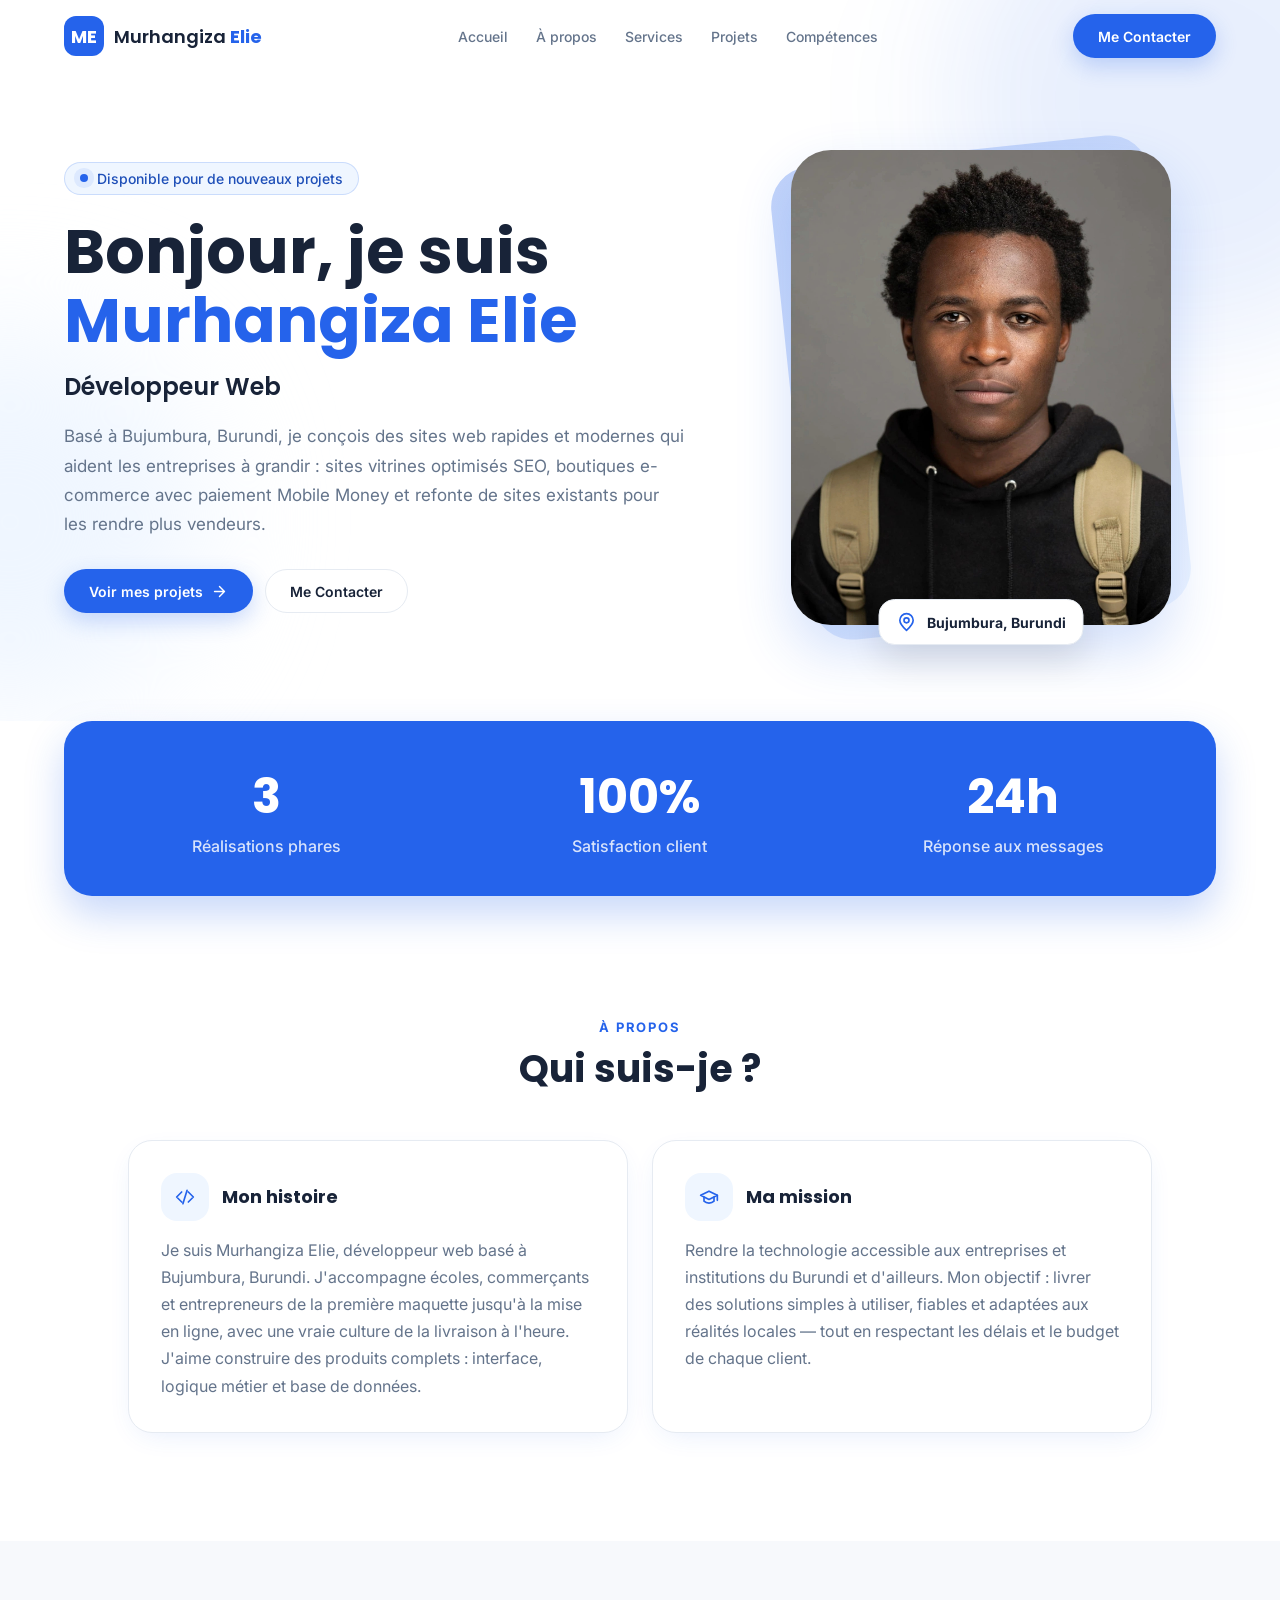
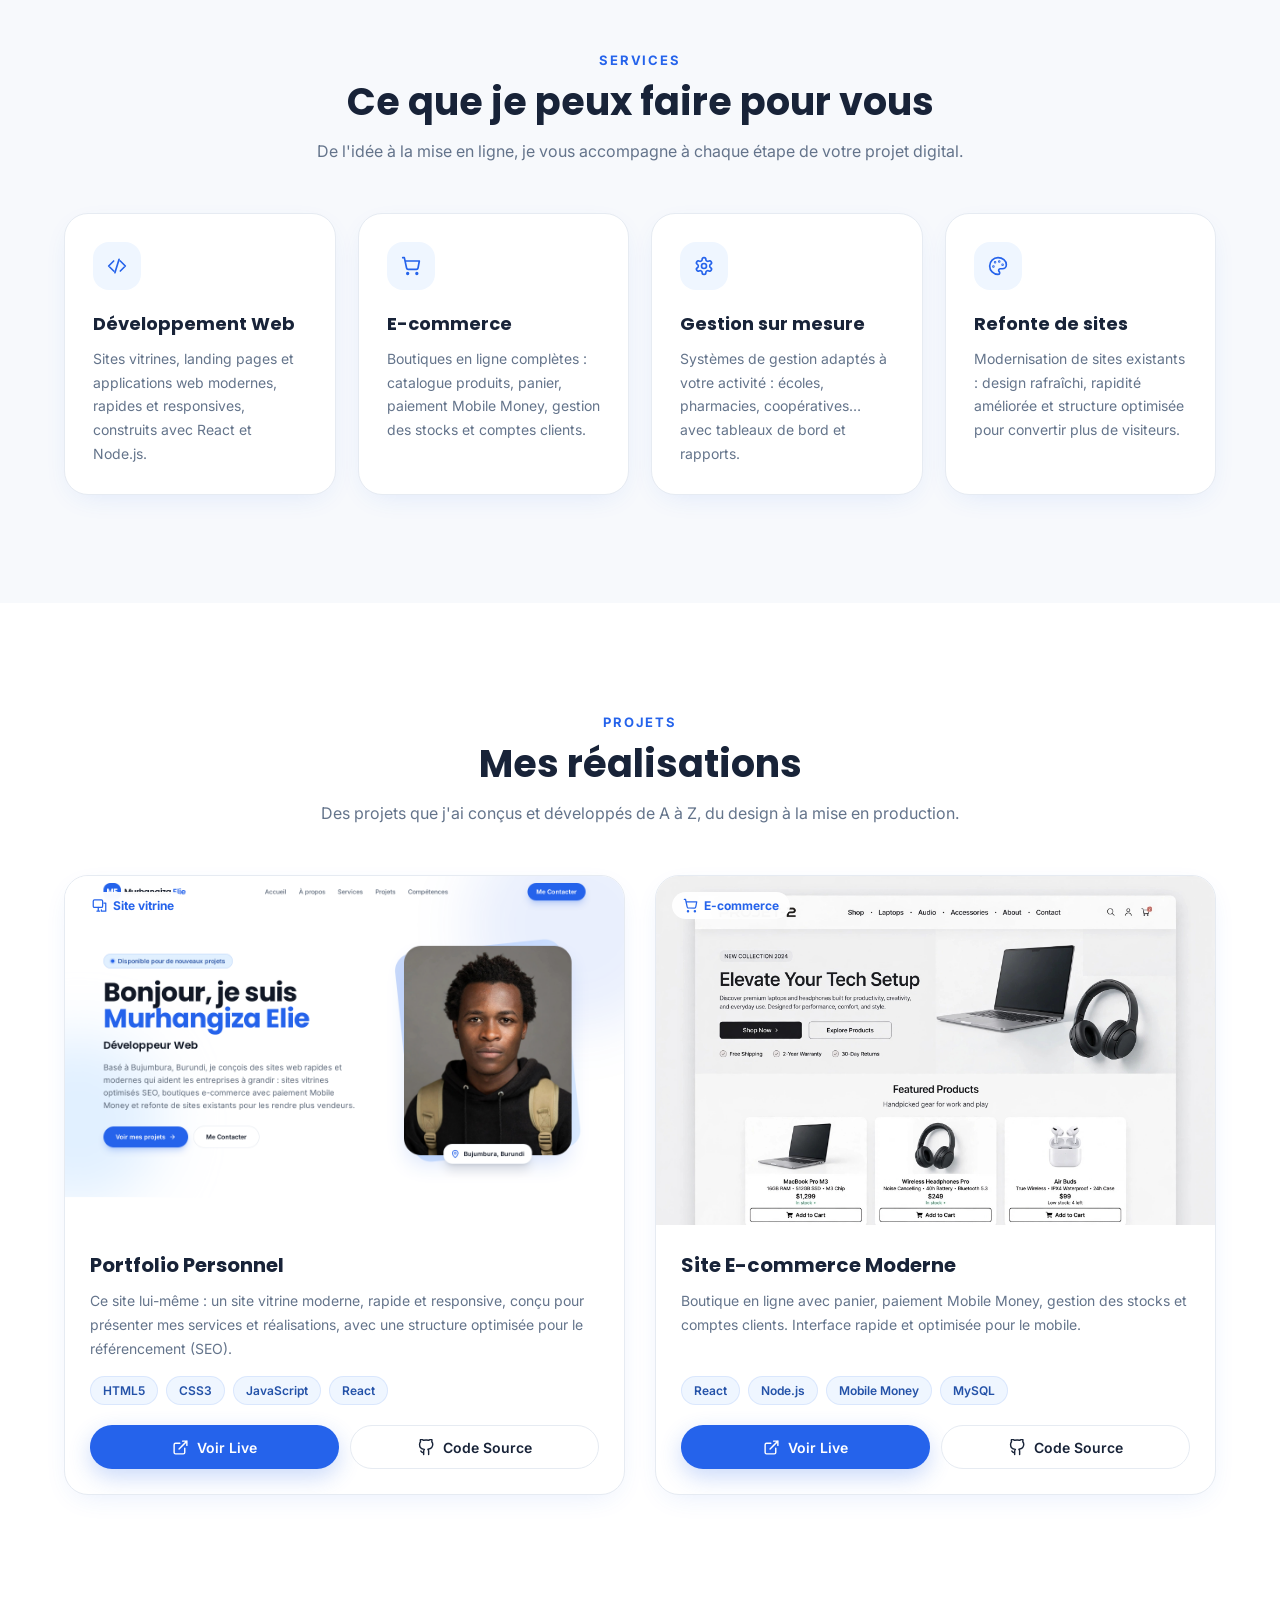
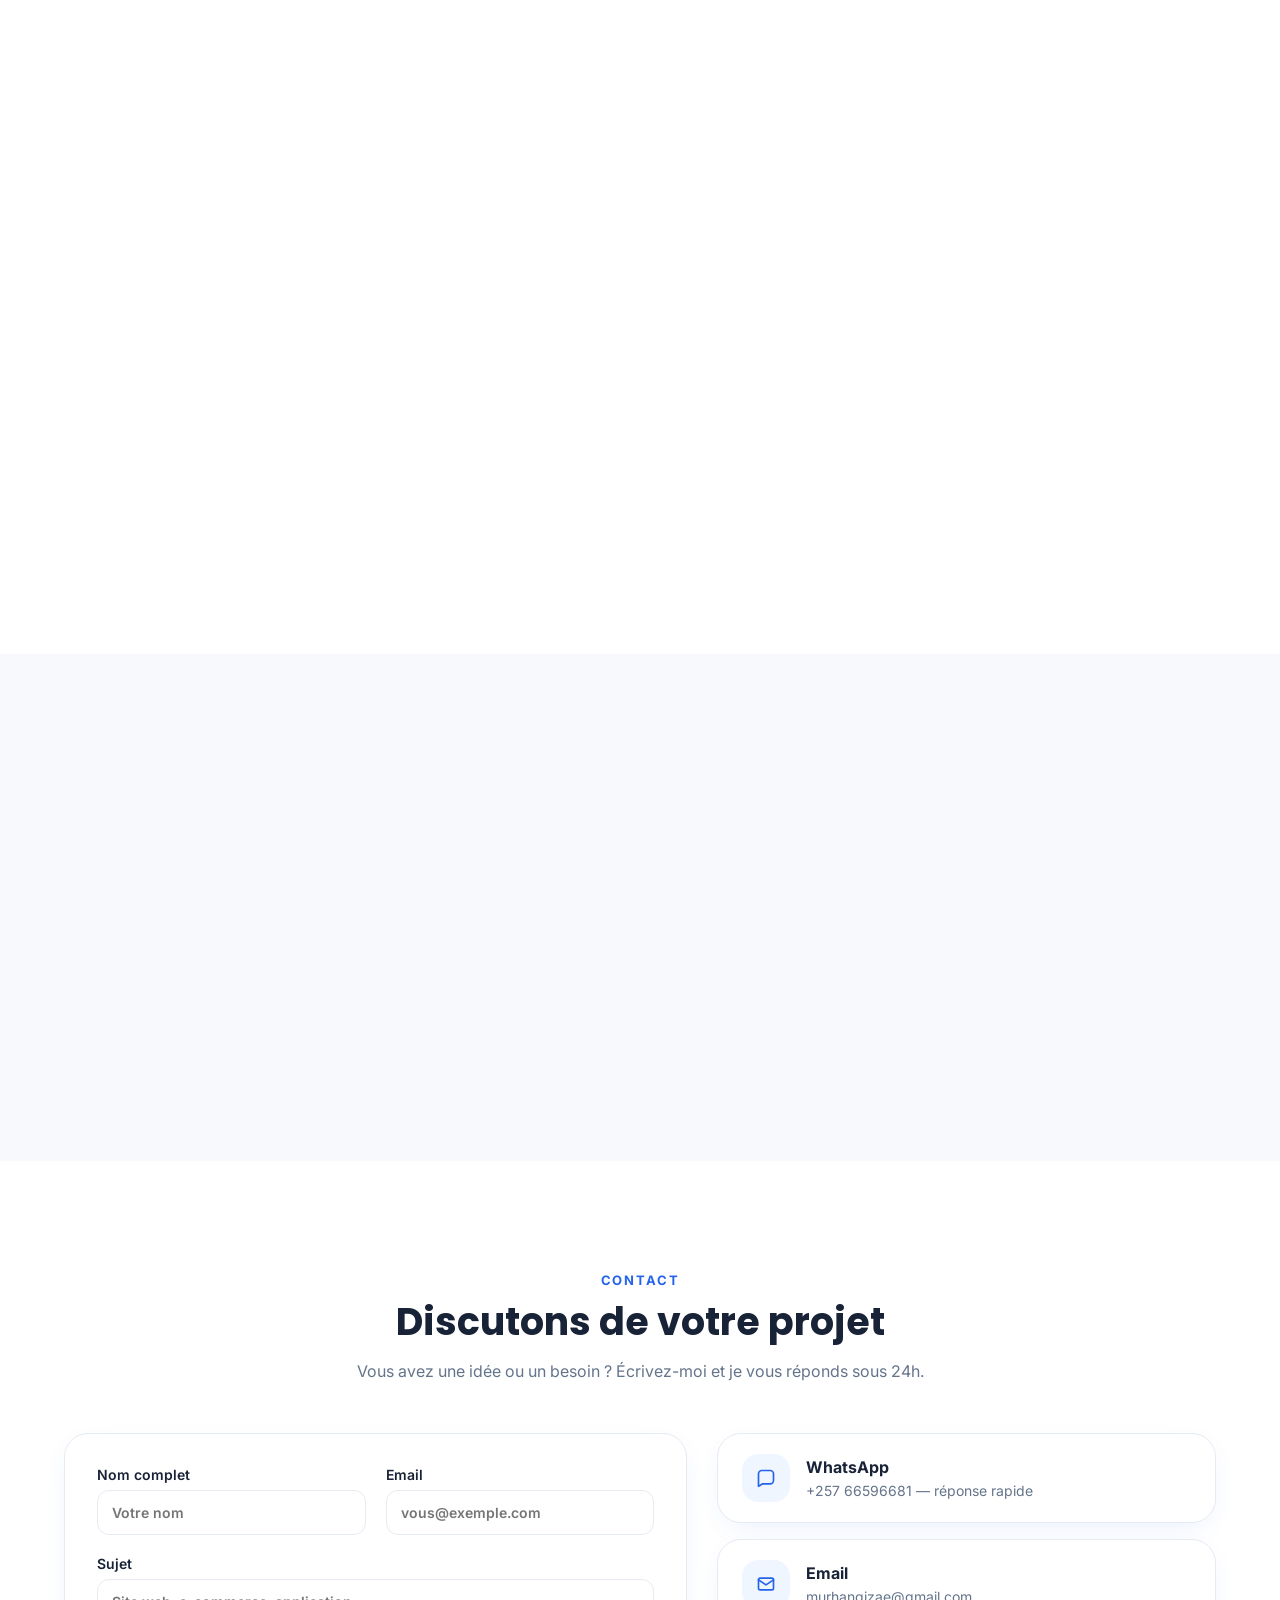
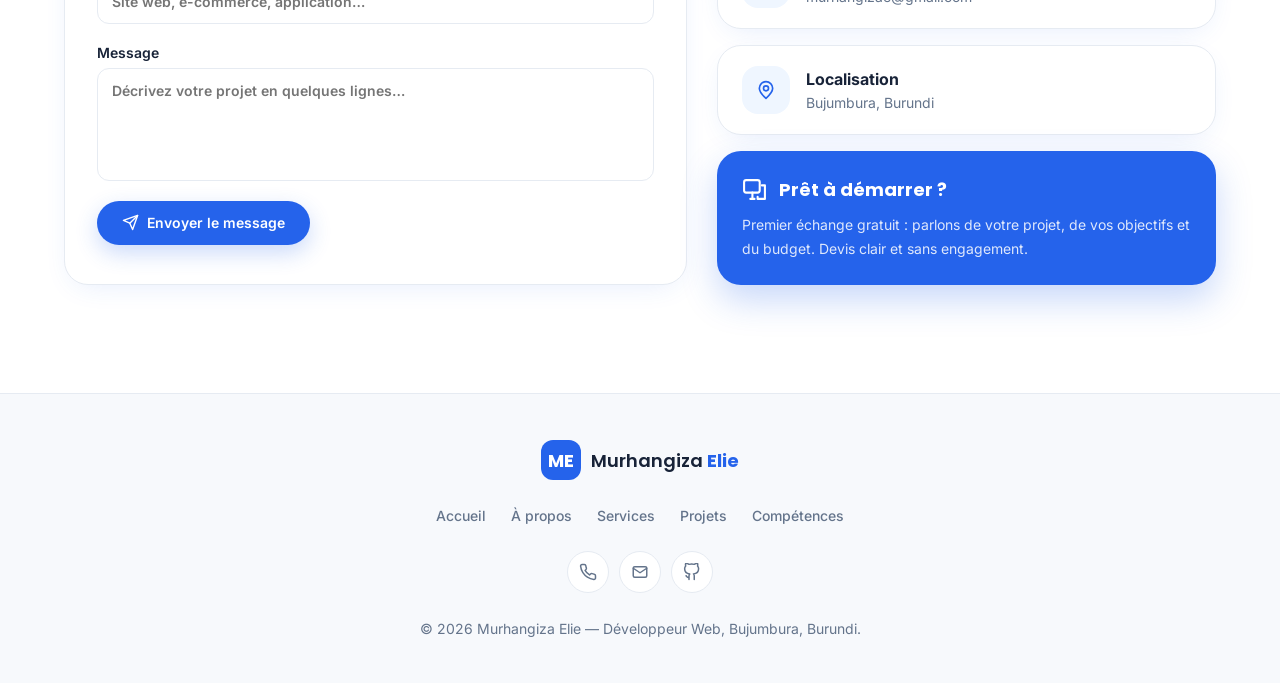
<file: index.html>
<!doctype html>
<html lang="fr">
<head>
  <meta charset="UTF-8">
  <meta name="viewport" content="width=device-width, initial-scale=1.0">
  <meta name="description" content="Portfolio de Murhangiza Elie, développeur web à Bujumbura. Sites vitrines SEO, e-commerce avec paiement Mobile Money et refonte de sites.">
  <meta property="og:title" content="Murhangiza Elie | Développeur Web à Bujumbura">
  <meta property="og:description" content="Développeur web à Bujumbura. Sites vitrines SEO, e-commerce avec paiement Mobile Money et refonte de sites.">
  <meta property="og:type" content="website">
  <meta name="twitter:card" content="summary_large_image">
  <title>Murhangiza Elie | Développeur Web à Bujumbura</title>
  <link rel="preconnect" href="https://fonts.googleapis.com">
  <link rel="preconnect" href="https://fonts.gstatic.com" crossorigin>
  <link href="https://fonts.googleapis.com/css2?family=Inter:wght@400;500;600;700&family=Poppins:wght@500;600;700;800&display=swap" rel="stylesheet">
  <link rel="stylesheet" href="style.css">
</head>
<body>
  <svg class="svg-sprite" aria-hidden="true">
    <symbol id="i-menu" viewBox="0 0 24 24"><path d="M4 6h16M4 12h16M4 18h16"/></symbol>
    <symbol id="i-x" viewBox="0 0 24 24"><path d="M18 6 6 18M6 6l12 12"/></symbol>
    <symbol id="i-code" viewBox="0 0 24 24"><path d="m16 18 6-6-6-6M8 6l-6 6 6 6M14.5 4l-5 16"/></symbol>
    <symbol id="i-cart" viewBox="0 0 24 24"><circle cx="8" cy="21" r="1"/><circle cx="19" cy="21" r="1"/><path d="M2.05 2H4l2.66 12.39a2 2 0 0 0 2 1.61h9.78a2 2 0 0 0 2-1.61L22 6H5.12"/></symbol>
    <symbol id="i-settings" viewBox="0 0 24 24"><path d="M12.22 2h-.44a2 2 0 0 0-2 2v.18a2 2 0 0 1-1 1.73l-.43.25a2 2 0 0 1-2 0l-.15-.08a2 2 0 0 0-2.73.73l-.22.38a2 2 0 0 0 .73 2.73l.15.1a2 2 0 0 1 1 1.72v.51a2 2 0 0 1-1 1.74l-.15.09a2 2 0 0 0-.73 2.73l.22.38a2 2 0 0 0 2.73.73l.15-.08a2 2 0 0 1 2 0l.43.25a2 2 0 0 1 1 1.73V20a2 2 0 0 0 2 2h.44a2 2 0 0 0 2-2v-.18a2 2 0 0 1 1-1.73l.43-.25a2 2 0 0 1 2 0l.15.08a2 2 0 0 0 2.73-.73l.22-.38a2 2 0 0 0-.73-2.73l-.15-.09a2 2 0 0 1-1-1.74v-.51a2 2 0 0 1 1-1.74l.15-.09a2 2 0 0 0 .73-2.73l-.22-.38a2 2 0 0 0-2.73-.73l-.15.08a2 2 0 0 1-2 0l-.43-.25a2 2 0 0 1-1-1.73V4a2 2 0 0 0-2-2Z"/><circle cx="12" cy="12" r="3"/></symbol>
    <symbol id="i-palette" viewBox="0 0 24 24"><circle cx="13.5" cy="6.5" r=".5"/><circle cx="17.5" cy="10.5" r=".5"/><circle cx="8.5" cy="7.5" r=".5"/><circle cx="6.5" cy="12.5" r=".5"/><path d="M12 2a10 10 0 0 0 0 20c1.1 0 2-.9 2-2 0-.5-.2-1-.6-1.4-.4-.3-.6-.8-.6-1.3 0-1.1.9-2 2-2h2.4c2.7 0 4.8-2.2 4.8-4.9C22 5.8 17.5 2 12 2Z"/></symbol>
    <symbol id="i-map" viewBox="0 0 24 24"><path d="M20 10c0 5-8 12-8 12S4 15 4 10a8 8 0 1 1 16 0Z"/><circle cx="12" cy="10" r="3"/></symbol>
    <symbol id="i-arrow" viewBox="0 0 24 24"><path d="M5 12h14M12 5l7 7-7 7"/></symbol>
    <symbol id="i-external" viewBox="0 0 24 24"><path d="M15 3h6v6M10 14 21 3M18 13v6a2 2 0 0 1-2 2H5a2 2 0 0 1-2-2V8a2 2 0 0 1 2-2h6"/></symbol>
    <symbol id="i-github" viewBox="0 0 24 24"><path d="M15 22v-4a4.8 4.8 0 0 0-1-3.5c3.3-.4 6.8-1.6 6.8-7A5.4 5.4 0 0 0 19.4 4 5 5 0 0 0 19.3.5S18.2.1 15 1.8a13.4 13.4 0 0 0-7 0C4.8.1 3.7.5 3.7.5A5 5 0 0 0 3.6 4a5.4 5.4 0 0 0-1.4 3.7c0 5.4 3.5 6.6 6.8 7A4.8 4.8 0 0 0 8 18v4M8 19c-3 .9-3-1.5-4-2"/></symbol>
    <symbol id="i-globe" viewBox="0 0 24 24"><circle cx="12" cy="12" r="10"/><path d="M2 12h20M12 2a15.3 15.3 0 0 1 4 10 15.3 15.3 0 0 1-4 10 15.3 15.3 0 0 1-4-10 15.3 15.3 0 0 1 4-10Z"/></symbol>
    <symbol id="i-monitor" viewBox="0 0 24 24"><rect x="2" y="3" width="15" height="12" rx="2"/><path d="M8 21h4M10 15v6M19 8h3v13h-7v-2"/></symbol>
    <symbol id="i-db" viewBox="0 0 24 24"><ellipse cx="12" cy="5" rx="9" ry="3"/><path d="M3 5v14c0 1.7 4 3 9 3s9-1.3 9-3V5M3 12c0 1.7 4 3 9 3s9-1.3 9-3"/></symbol>
    <symbol id="i-tool" viewBox="0 0 24 24"><path d="M14.7 6.3a4 4 0 0 0-5-5L7 4l3 3-3 3-3-3-2.7 2.7a4 4 0 0 0 5 5L15 23l8-8-8.3-8.7Z"/></symbol>
    <symbol id="i-mail" viewBox="0 0 24 24"><rect x="3" y="5" width="18" height="14" rx="2"/><path d="m3 7 9 6 9-6"/></symbol>
    <symbol id="i-message" viewBox="0 0 24 24"><path d="M21 15a4 4 0 0 1-4 4H8l-5 3V7a4 4 0 0 1 4-4h10a4 4 0 0 1 4 4Z"/></symbol>
    <symbol id="i-send" viewBox="0 0 24 24"><path d="m22 2-7 20-4-9-9-4Z"/><path d="M22 2 11 13"/></symbol>
    <symbol id="i-phone" viewBox="0 0 24 24"><path d="M22 16.92v3a2 2 0 0 1-2.18 2 19.8 19.8 0 0 1-8.63-3.07 19.5 19.5 0 0 1-6-6A19.8 19.8 0 0 1 2.12 4.18 2 2 0 0 1 4.11 2h3a2 2 0 0 1 2 1.72c.1.96.33 1.9.68 2.8a2 2 0 0 1-.45 2.11L8.07 9.9a16 16 0 0 0 6 6l1.27-1.27a2 2 0 0 1 2.11-.45c.9.35 1.84.58 2.8.68A2 2 0 0 1 22 16.92Z"/></symbol>
    <symbol id="i-grad" viewBox="0 0 24 24"><path d="m2 10 10-5 10 5-10 5Z"/><path d="M6 12v5c3 3 9 3 12 0v-5M22 10v6"/></symbol>
  </svg>

  <header class="site-header" id="site-header">
    <div class="container nav-wrap">
      <a href="#accueil" class="brand"><span class="brand-mark">ME</span><span>Murhangiza <strong>Elie</strong></span></a>
      <nav class="desktop-nav" aria-label="Navigation principale">
        <a href="#accueil">Accueil</a><a href="#apropos">À propos</a><a href="#services">Services</a><a href="#projets">Projets</a><a href="#competences">Compétences</a>
      </nav>
      <div class="nav-actions"><a class="button primary contact-button" href="#contact">Me Contacter</a><button class="menu-toggle" id="menu-toggle" aria-label="Ouvrir le menu" aria-expanded="false"><svg><use href="#i-menu"/></svg></button></div>
    </div>
    <nav class="mobile-nav" id="mobile-nav" aria-label="Navigation mobile">
      <a href="#accueil">Accueil</a><a href="#apropos">À propos</a><a href="#services">Services</a><a href="#projets">Projets</a><a href="#competences">Compétences</a><a href="#contact">Contact</a>
      <a class="button primary" href="#contact">Me Contacter</a>
    </nav>
  </header>

  <main>
    <section class="hero" id="accueil">
      <div class="hero-decoration one"></div><div class="hero-decoration two"></div>
      <div class="container hero-grid">
        <div class="hero-copy reveal">
          <span class="availability"><i></i>Disponible pour de nouveaux projets</span>
          <h1>Bonjour, je suis<br><strong>Murhangiza Elie</strong></h1>
          <p class="role">Développeur Web</p>
          <p class="lead">Basé à Bujumbura, Burundi, je conçois des sites web rapides et modernes qui aident les entreprises à grandir : sites vitrines optimisés SEO, boutiques e-commerce avec paiement Mobile Money et refonte de sites existants pour les rendre plus vendeurs.</p>
          <div class="hero-actions"><a class="button primary" href="#projets">Voir mes projets <svg><use href="#i-arrow"/></svg></a><a class="button secondary" href="#contact">Me Contacter</a></div>
        </div>
        <div class="portrait-wrap reveal delay-1">
          <div class="portrait-back"></div><img src="images/portrait-real.jpg" alt="Murhangiza Elie, développeur web" class="portrait">
          <div class="location-badge"><svg><use href="#i-map"/></svg><strong>Bujumbura, Burundi</strong></div>
        </div>
      </div>
    </section>

    <section class="stats-section"><div class="container"><div class="stats reveal"><div><strong>3</strong><span>Réalisations phares</span></div><div><strong>100%</strong><span>Satisfaction client</span></div><div><strong>24h</strong><span>Réponse aux messages</span></div></div></div></section>

    <section class="section" id="apropos"><div class="container"><div class="section-heading reveal"><span>À propos</span><h2>Qui suis-je ?</h2></div><div class="about-grid">
      <article class="info-card reveal"><div class="card-title"><span class="icon-box"><svg><use href="#i-code"/></svg></span><h3>Mon histoire</h3></div><p>Je suis Murhangiza Elie, développeur web basé à Bujumbura, Burundi. J'accompagne écoles, commerçants et entrepreneurs de la première maquette jusqu'à la mise en ligne, avec une vraie culture de la livraison à l'heure. J'aime construire des produits complets : interface, logique métier et base de données.</p></article>
      <article class="info-card reveal delay-1"><div class="card-title"><span class="icon-box"><svg><use href="#i-grad"/></svg></span><h3>Ma mission</h3></div><p>Rendre la technologie accessible aux entreprises et institutions du Burundi et d'ailleurs. Mon objectif : livrer des solutions simples à utiliser, fiables et adaptées aux réalités locales — tout en respectant les délais et le budget de chaque client.</p></article>
    </div></div></section>

    <section class="section tinted" id="services"><div class="container"><div class="section-heading reveal"><span>Services</span><h2>Ce que je peux faire pour vous</h2><p>De l'idée à la mise en ligne, je vous accompagne à chaque étape de votre projet digital.</p></div><div class="service-grid">
      <article class="service-card reveal"><span class="icon-box"><svg><use href="#i-code"/></svg></span><h3>Développement Web</h3><p>Sites vitrines, landing pages et applications web modernes, rapides et responsives, construits avec React et Node.js.</p></article>
      <article class="service-card reveal delay-1"><span class="icon-box"><svg><use href="#i-cart"/></svg></span><h3>E-commerce</h3><p>Boutiques en ligne complètes : catalogue produits, panier, paiement Mobile Money, gestion des stocks et comptes clients.</p></article>
      <article class="service-card reveal delay-2"><span class="icon-box"><svg><use href="#i-settings"/></svg></span><h3>Gestion sur mesure</h3><p>Systèmes de gestion adaptés à votre activité : écoles, pharmacies, coopératives… avec tableaux de bord et rapports.</p></article>
      <article class="service-card reveal delay-3"><span class="icon-box"><svg><use href="#i-palette"/></svg></span><h3>Refonte de sites</h3><p>Modernisation de sites existants : design rafraîchi, rapidité améliorée et structure optimisée pour convertir plus de visiteurs.</p></article>
    </div></div></section>

    <section class="section" id="projets"><div class="container"><div class="section-heading reveal"><span>Projets</span><h2>Mes réalisations</h2><p>Des projets que j'ai conçus et développés de A à Z, du design à la mise en production.</p></div><div class="projects-grid">
      <article class="project-card reveal"><div class="project-image"><img src="images/portfolio.png" alt="Portfolio Personnel"><span><svg><use href="#i-monitor"/></svg>Site vitrine</span></div><div class="project-body"><h3>Portfolio Personnel</h3><p>Ce site lui-même : un site vitrine moderne, rapide et responsive, conçu pour présenter mes services et réalisations, avec une structure optimisée pour le référencement (SEO).</p><div class="tags"><span>HTML5</span><span>CSS3</span><span>JavaScript</span><span>React</span></div><div class="project-actions"><a class="button primary" href="#contact"><svg><use href="#i-external"/></svg>Voir Live</a><a class="button secondary" href="https://github.com/murhangizae-max" target="_blank" rel="noreferrer"><svg><use href="#i-github"/></svg>Code Source</a></div></div></article>
      <article class="project-card reveal delay-1"><div class="project-image"><img src="images/project-ecommerce-real.jpg" alt="Site E-commerce Moderne"><span><svg><use href="#i-cart"/></svg>E-commerce</span></div><div class="project-body"><h3>Site E-commerce Moderne</h3><p>Boutique en ligne avec panier, paiement Mobile Money, gestion des stocks et comptes clients. Interface rapide et optimisée pour le mobile.</p><div class="tags"><span>React</span><span>Node.js</span><span>Mobile Money</span><span>MySQL</span></div><div class="project-actions"><a class="button primary" href="#contact"><svg><use href="#i-external"/></svg>Voir Live</a><a class="button secondary" href="https://github.com/murhangizae-max" target="_blank" rel="noreferrer"><svg><use href="#i-github"/></svg>Code Source</a></div></div></article>
      <article class="project-card reveal"><div class="project-image"><img src="images/project-spiritualite-real.jpg" alt="Philosophie et Spiritualité"><span><svg><use href="#i-globe"/></svg>Spiritualité</span></div><div class="project-body"><h3>Philosophie et Spiritualité</h3><p>Plateforme de parcours sur la philosophie et la spiritualité : contenu organisé par thèmes, design apaisant et expérience fluide sur mobile comme sur ordinateur.</p><div class="tags"><span>React</span><span>Node.js</span><span>MySQL</span><span>SEO</span></div><div class="project-actions"><a class="button primary" href="#contact"><svg><use href="#i-external"/></svg>Voir Live</a><a class="button secondary" href="https://github.com/murhangizae-max" target="_blank" rel="noreferrer"><svg><use href="#i-github"/></svg>Code Source</a></div></div></article>
    </div></div></section>

    <section class="section tinted" id="competences"><div class="container"><div class="section-heading reveal"><span>Compétences</span><h2>Ma boîte à outils technique</h2></div><div class="skills-grid">
      <article class="skill-card reveal"><div class="card-title"><span class="icon-box solid"><svg><use href="#i-code"/></svg></span><h3>Frontend</h3></div><div class="tags"><span>HTML5</span><span>CSS3</span><span>JavaScript</span><span>React</span></div></article>
      <article class="skill-card reveal delay-1"><div class="card-title"><span class="icon-box solid"><svg><use href="#i-db"/></svg></span><h3>Backend</h3></div><div class="tags"><span>Node.js</span><span>MySQL</span><span>API</span></div></article>
      <article class="skill-card reveal delay-2"><div class="card-title"><span class="icon-box solid"><svg><use href="#i-tool"/></svg></span><h3>Outils</h3></div><div class="tags"><span>Git &amp; GitHub</span><span>VS Code</span></div></article>
    </div></div></section>

    <section class="section contact-section" id="contact"><div class="container"><div class="section-heading reveal"><span>Contact</span><h2>Discutons de votre projet</h2><p>Vous avez une idée ou un besoin ? Écrivez-moi et je vous réponds sous 24h.</p></div><div class="contact-grid">
      <form id="contact-form" class="contact-form reveal"><div class="form-row"><label>Nom complet<input id="name" type="text" placeholder="Votre nom" required></label><label>Email<input id="email" type="email" placeholder="vous@exemple.com" required></label></div><label>Sujet<input id="subject" type="text" placeholder="Site web, e-commerce, application…" required></label><label>Message<textarea id="message" rows="5" placeholder="Décrivez votre projet en quelques lignes…" required></textarea></label><button class="button primary" type="submit"><svg><use href="#i-send"/></svg>Envoyer le message</button></form>
      <div class="contact-cards reveal delay-1"><a class="contact-card" href="https://wa.me/25766596681" target="_blank" rel="noreferrer"><span class="icon-box"><svg><use href="#i-message"/></svg></span><span><strong>WhatsApp</strong><small>+257 66596681 — réponse rapide</small></span></a><a class="contact-card" href="mailto:murhangizae@gmail.com"><span class="icon-box"><svg><use href="#i-mail"/></svg></span><span><strong>Email</strong><small>murhangizae@gmail.com</small></span></a><div class="contact-card"><span class="icon-box"><svg><use href="#i-map"/></svg></span><span><strong>Localisation</strong><small>Bujumbura, Burundi</small></span></div><div class="ready-card"><div><svg><use href="#i-monitor"/></svg><h3>Prêt à démarrer ?</h3></div><p>Premier échange gratuit : parlons de votre projet, de vos objectifs et du budget. Devis clair et sans engagement.</p></div></div>
    </div></div></section>
  </main>

  <footer><div class="container footer-inner"><a href="#accueil" class="brand"><span class="brand-mark">ME</span><span>Murhangiza <strong>Elie</strong></span></a><nav><a href="#accueil">Accueil</a><a href="#apropos">À propos</a><a href="#services">Services</a><a href="#projets">Projets</a><a href="#competences">Compétences</a></nav><div class="socials"><a href="https://wa.me/25766596681" target="_blank" rel="noreferrer" aria-label="WhatsApp"><svg><use href="#i-phone"/></svg></a><a href="mailto:murhangizae@gmail.com" aria-label="Email"><svg><use href="#i-mail"/></svg></a><a href="https://github.com/murhangizae-max" target="_blank" rel="noreferrer" aria-label="GitHub"><svg><use href="#i-github"/></svg></a></div><p>© <span id="year"></span> Murhangiza Elie — Développeur Web, Bujumbura, Burundi.</p></div></footer>
  <script src="script.js"></script>
</body>
</html>
</file>
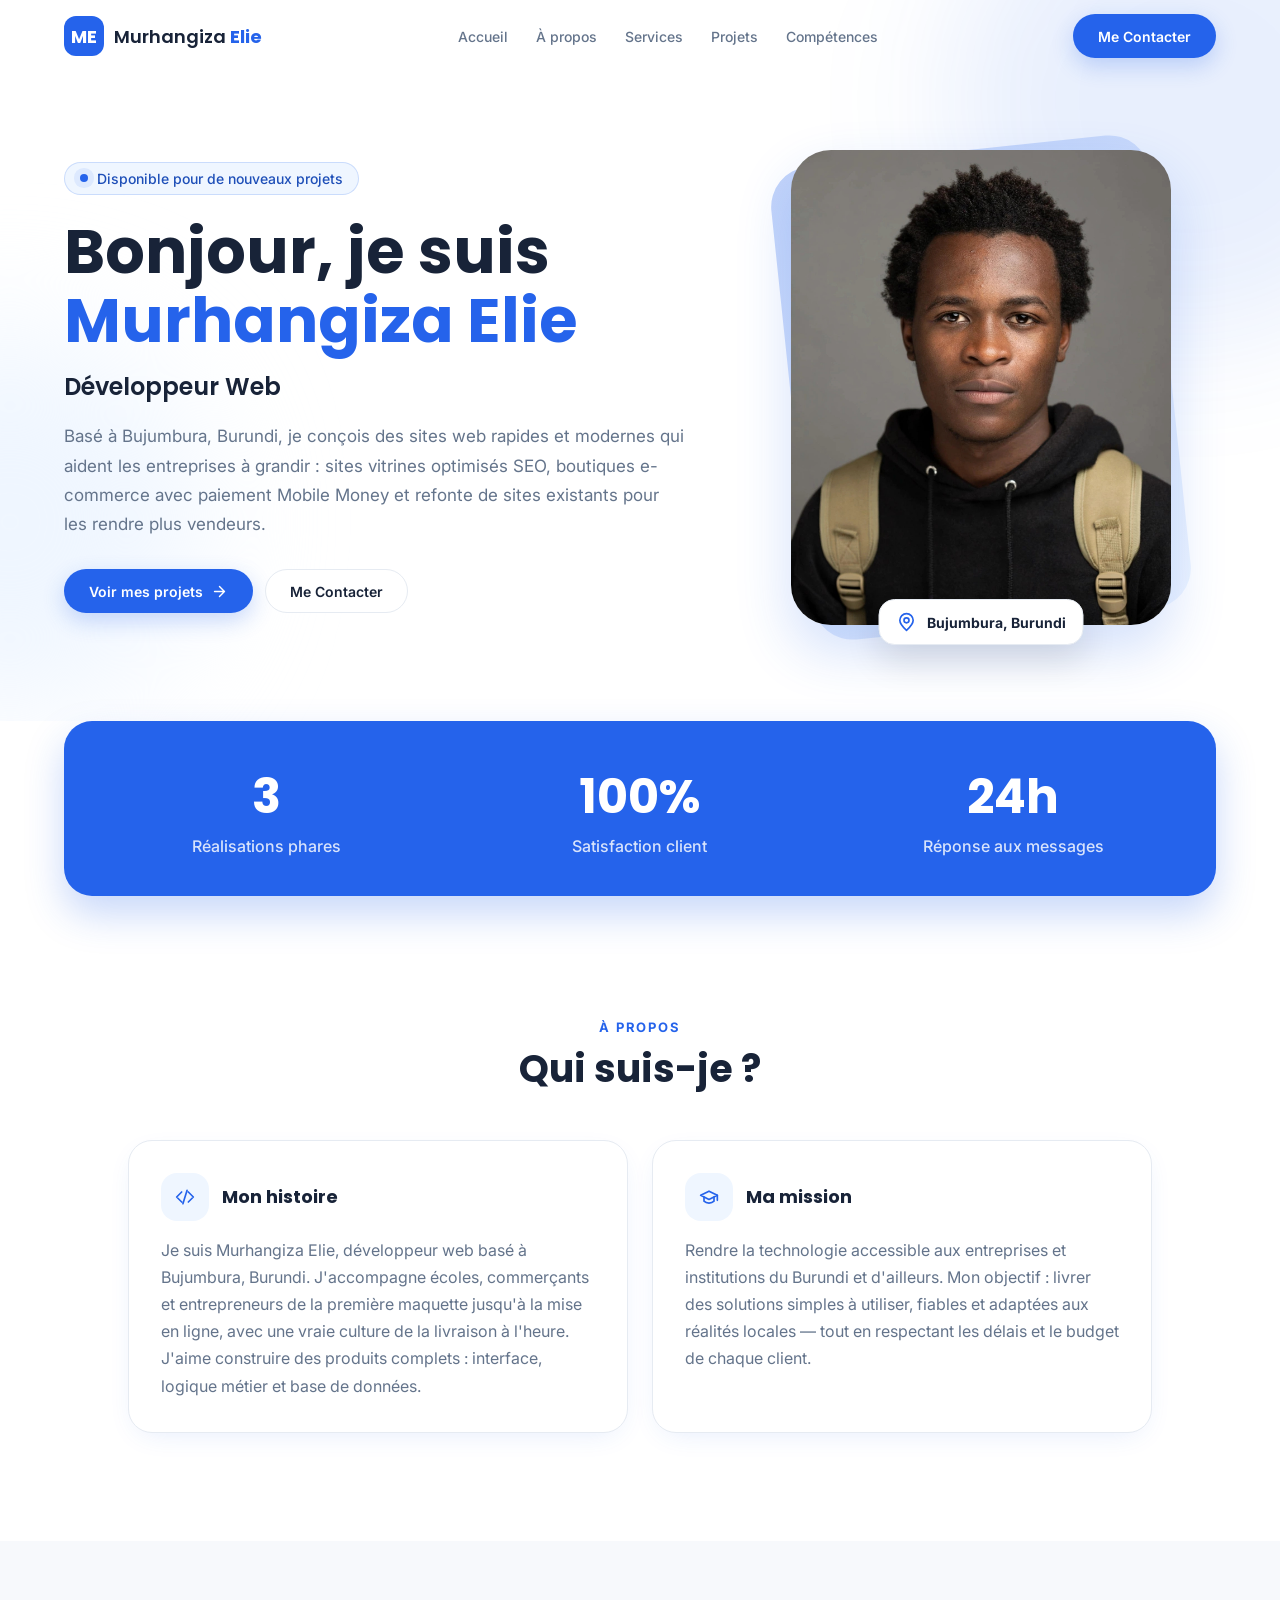
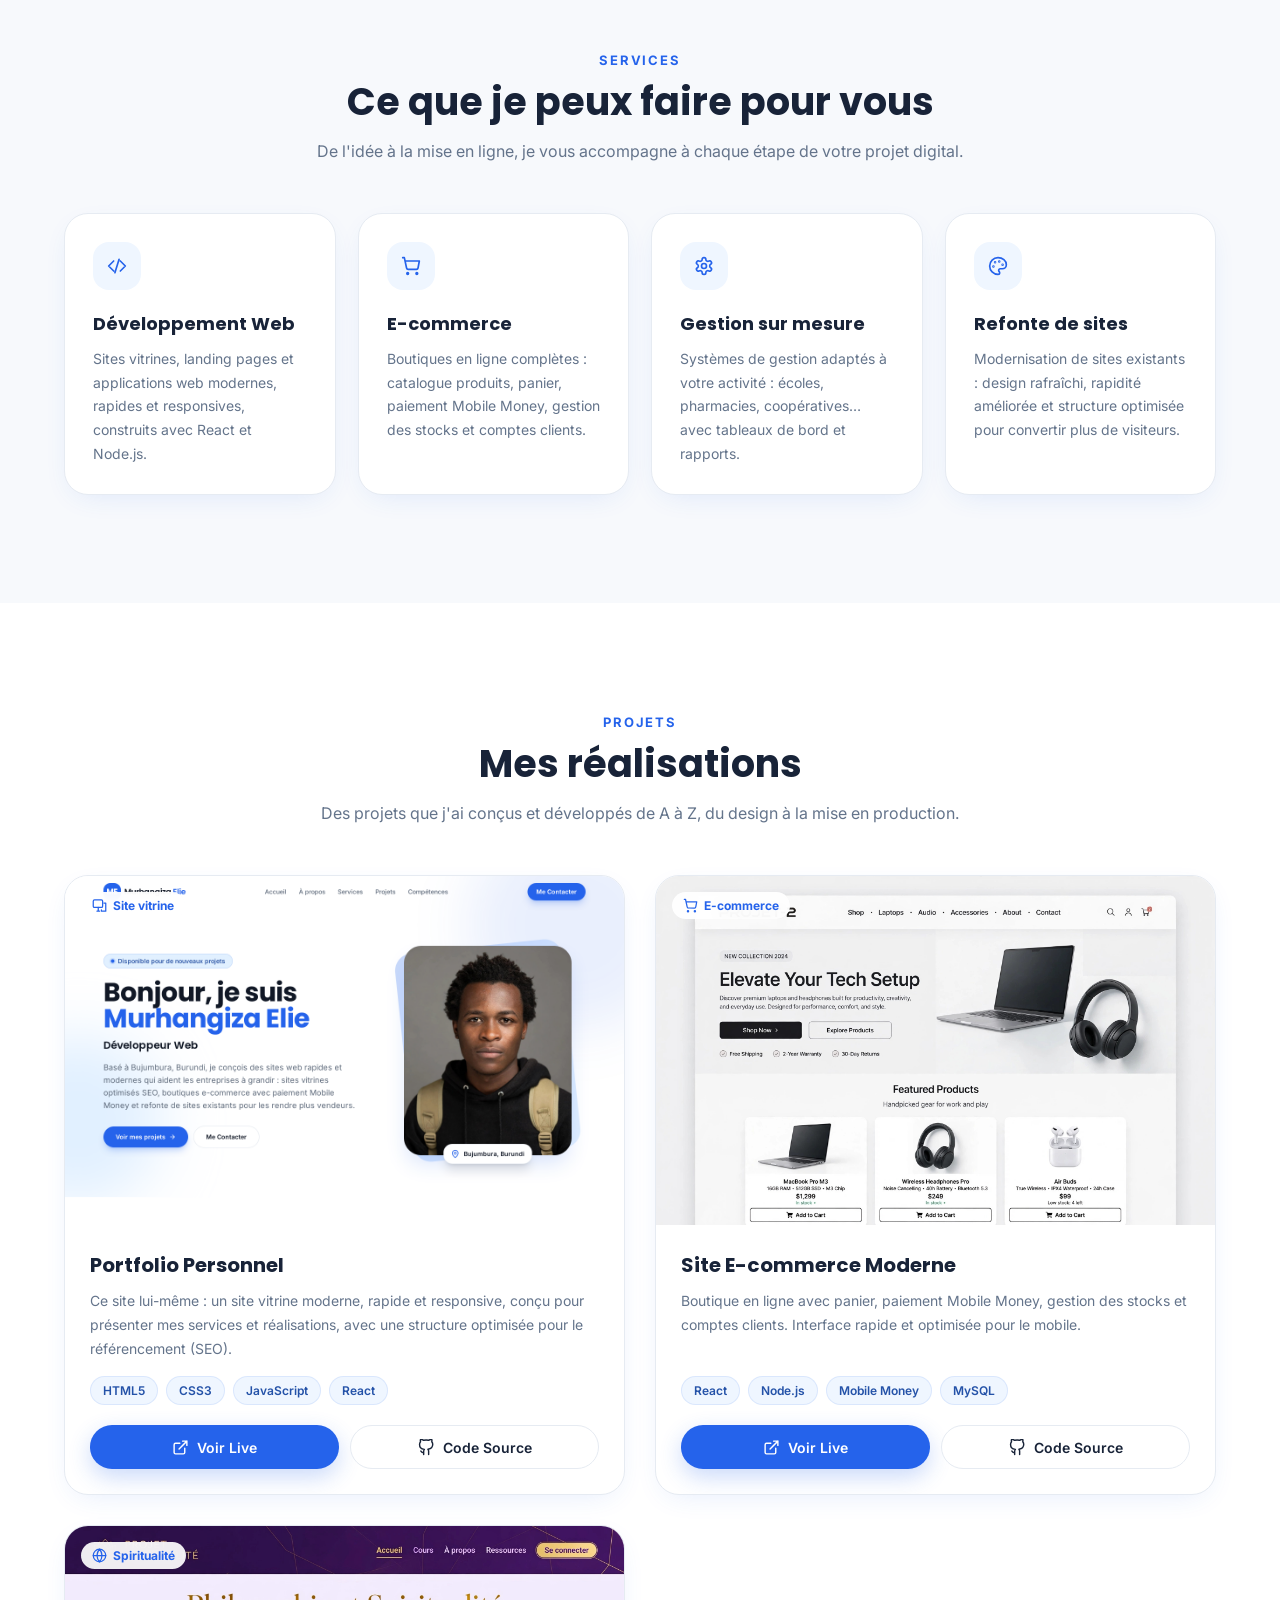
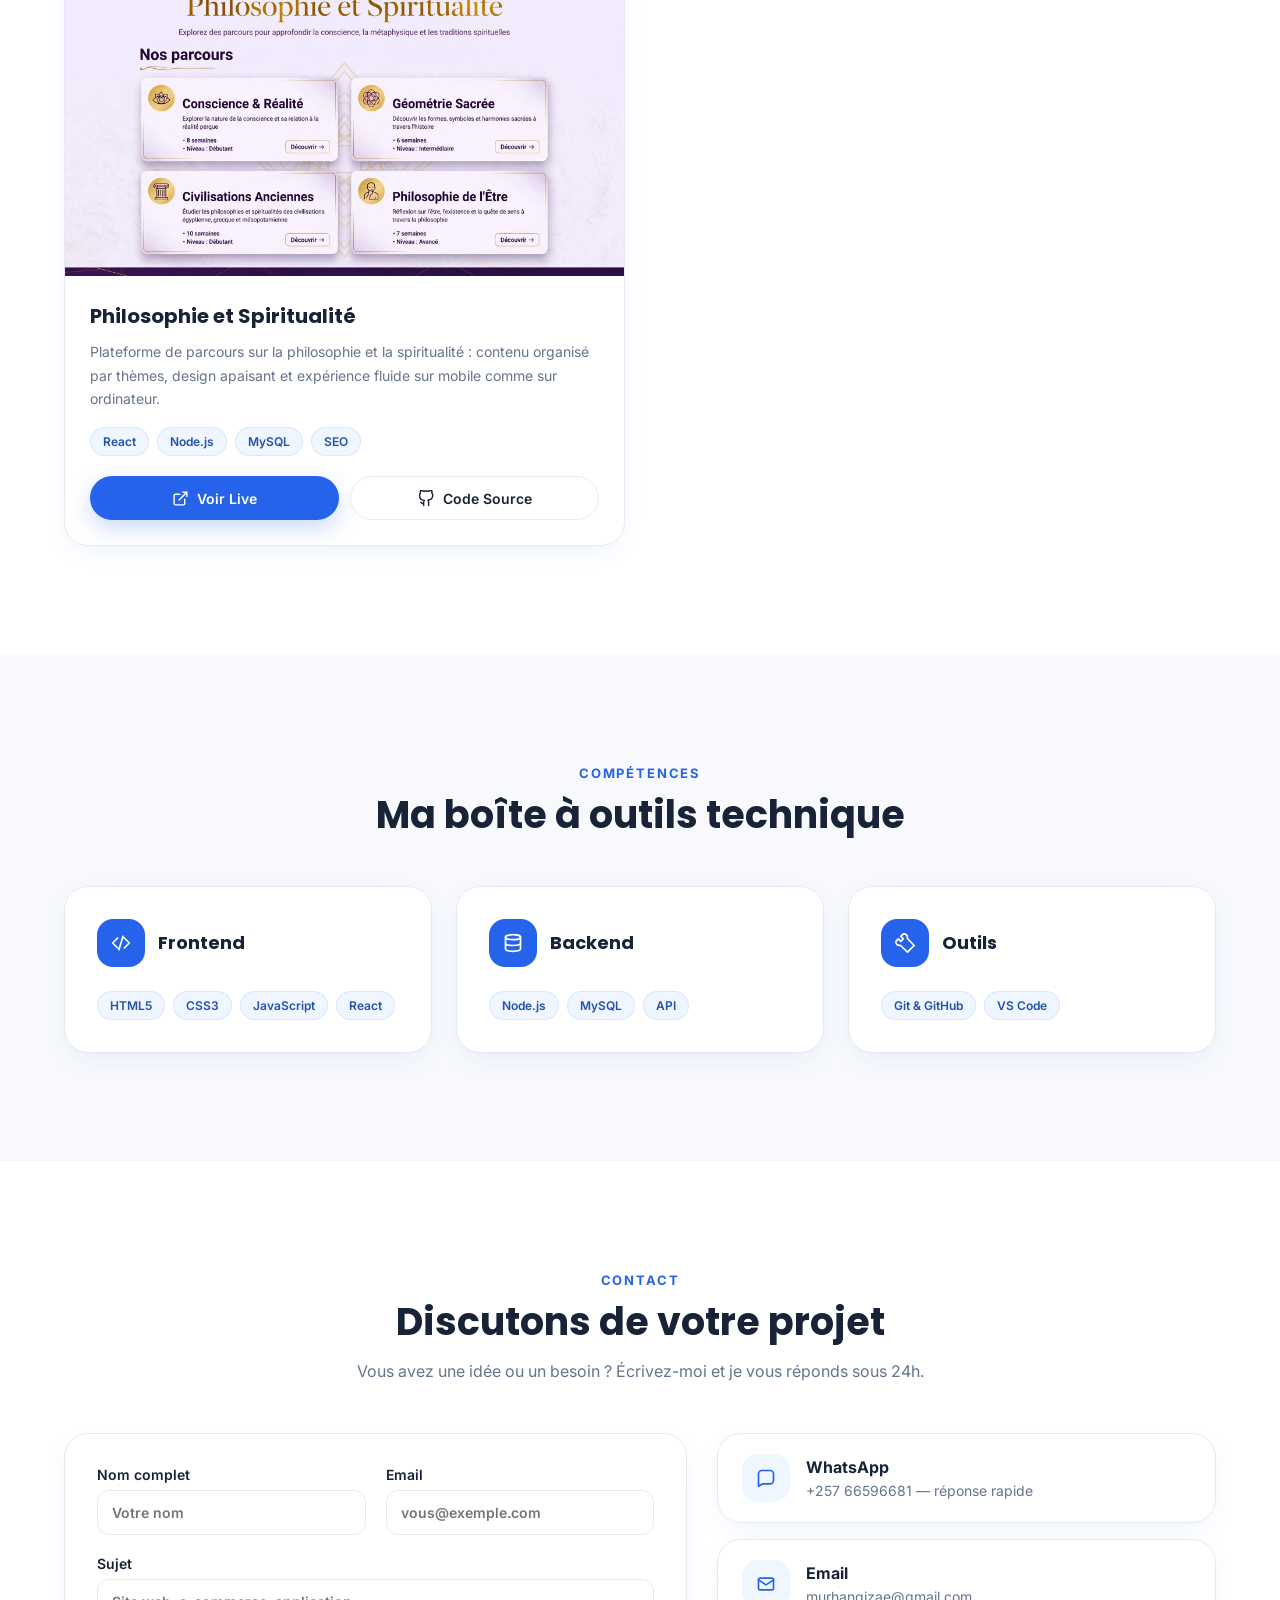
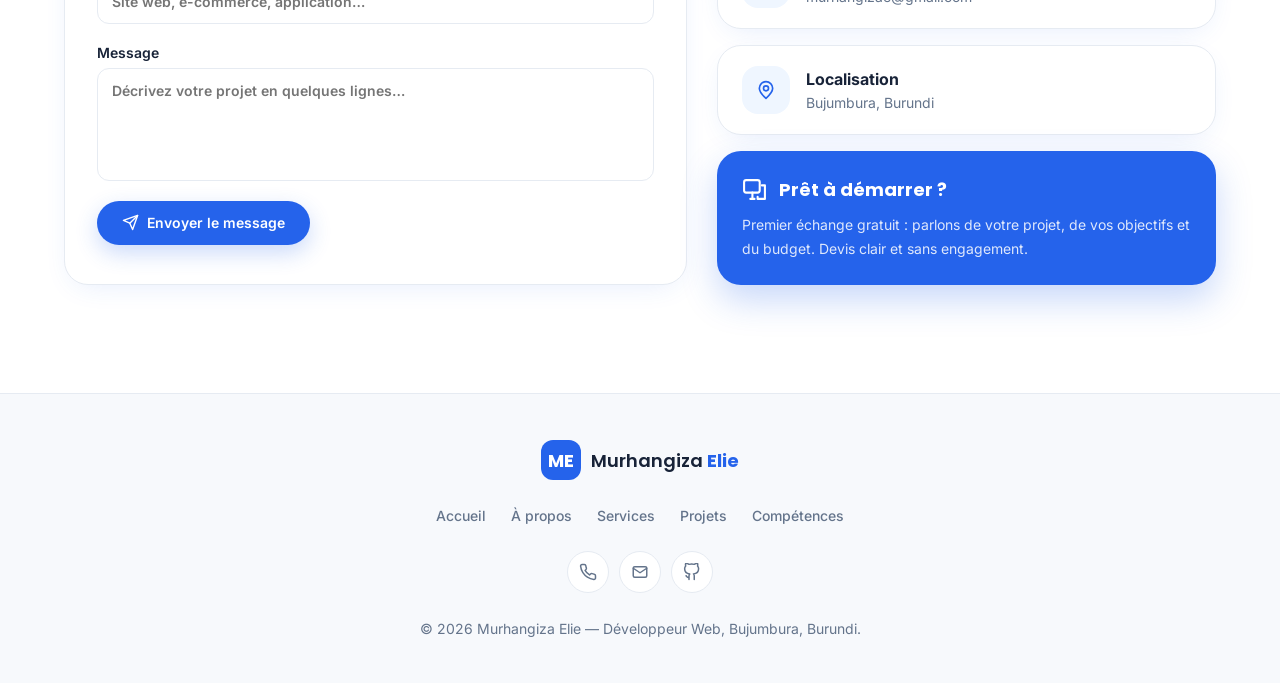
<file: Mon portfolio/index.html>
<!doctype html>
<html lang="fr">
<head>
  <meta charset="UTF-8">
  <meta name="viewport" content="width=device-width, initial-scale=1.0">
  <meta name="description" content="Portfolio de Murhangiza Elie, développeur web à Bujumbura. Sites vitrines SEO, e-commerce avec paiement Mobile Money et refonte de sites.">
  <meta property="og:title" content="Murhangiza Elie | Développeur Web à Bujumbura">
  <meta property="og:description" content="Développeur web à Bujumbura. Sites vitrines SEO, e-commerce avec paiement Mobile Money et refonte de sites.">
  <meta property="og:type" content="website">
  <meta name="twitter:card" content="summary_large_image">
  <title>Murhangiza Elie | Développeur Web à Bujumbura</title>
  <link rel="preconnect" href="https://fonts.googleapis.com">
  <link rel="preconnect" href="https://fonts.gstatic.com" crossorigin>
  <link href="https://fonts.googleapis.com/css2?family=Inter:wght@400;500;600;700&family=Poppins:wght@500;600;700;800&display=swap" rel="stylesheet">
  <link rel="stylesheet" href="style.css">
</head>
<body>
  <svg class="svg-sprite" aria-hidden="true">
    <symbol id="i-menu" viewBox="0 0 24 24"><path d="M4 6h16M4 12h16M4 18h16"/></symbol>
    <symbol id="i-x" viewBox="0 0 24 24"><path d="M18 6 6 18M6 6l12 12"/></symbol>
    <symbol id="i-code" viewBox="0 0 24 24"><path d="m16 18 6-6-6-6M8 6l-6 6 6 6M14.5 4l-5 16"/></symbol>
    <symbol id="i-cart" viewBox="0 0 24 24"><circle cx="8" cy="21" r="1"/><circle cx="19" cy="21" r="1"/><path d="M2.05 2H4l2.66 12.39a2 2 0 0 0 2 1.61h9.78a2 2 0 0 0 2-1.61L22 6H5.12"/></symbol>
    <symbol id="i-settings" viewBox="0 0 24 24"><path d="M12.22 2h-.44a2 2 0 0 0-2 2v.18a2 2 0 0 1-1 1.73l-.43.25a2 2 0 0 1-2 0l-.15-.08a2 2 0 0 0-2.73.73l-.22.38a2 2 0 0 0 .73 2.73l.15.1a2 2 0 0 1 1 1.72v.51a2 2 0 0 1-1 1.74l-.15.09a2 2 0 0 0-.73 2.73l.22.38a2 2 0 0 0 2.73.73l.15-.08a2 2 0 0 1 2 0l.43.25a2 2 0 0 1 1 1.73V20a2 2 0 0 0 2 2h.44a2 2 0 0 0 2-2v-.18a2 2 0 0 1 1-1.73l.43-.25a2 2 0 0 1 2 0l.15.08a2 2 0 0 0 2.73-.73l.22-.38a2 2 0 0 0-.73-2.73l-.15-.09a2 2 0 0 1-1-1.74v-.51a2 2 0 0 1 1-1.74l.15-.09a2 2 0 0 0 .73-2.73l-.22-.38a2 2 0 0 0-2.73-.73l-.15.08a2 2 0 0 1-2 0l-.43-.25a2 2 0 0 1-1-1.73V4a2 2 0 0 0-2-2Z"/><circle cx="12" cy="12" r="3"/></symbol>
    <symbol id="i-palette" viewBox="0 0 24 24"><circle cx="13.5" cy="6.5" r=".5"/><circle cx="17.5" cy="10.5" r=".5"/><circle cx="8.5" cy="7.5" r=".5"/><circle cx="6.5" cy="12.5" r=".5"/><path d="M12 2a10 10 0 0 0 0 20c1.1 0 2-.9 2-2 0-.5-.2-1-.6-1.4-.4-.3-.6-.8-.6-1.3 0-1.1.9-2 2-2h2.4c2.7 0 4.8-2.2 4.8-4.9C22 5.8 17.5 2 12 2Z"/></symbol>
    <symbol id="i-map" viewBox="0 0 24 24"><path d="M20 10c0 5-8 12-8 12S4 15 4 10a8 8 0 1 1 16 0Z"/><circle cx="12" cy="10" r="3"/></symbol>
    <symbol id="i-arrow" viewBox="0 0 24 24"><path d="M5 12h14M12 5l7 7-7 7"/></symbol>
    <symbol id="i-external" viewBox="0 0 24 24"><path d="M15 3h6v6M10 14 21 3M18 13v6a2 2 0 0 1-2 2H5a2 2 0 0 1-2-2V8a2 2 0 0 1 2-2h6"/></symbol>
    <symbol id="i-github" viewBox="0 0 24 24"><path d="M15 22v-4a4.8 4.8 0 0 0-1-3.5c3.3-.4 6.8-1.6 6.8-7A5.4 5.4 0 0 0 19.4 4 5 5 0 0 0 19.3.5S18.2.1 15 1.8a13.4 13.4 0 0 0-7 0C4.8.1 3.7.5 3.7.5A5 5 0 0 0 3.6 4a5.4 5.4 0 0 0-1.4 3.7c0 5.4 3.5 6.6 6.8 7A4.8 4.8 0 0 0 8 18v4M8 19c-3 .9-3-1.5-4-2"/></symbol>
    <symbol id="i-globe" viewBox="0 0 24 24"><circle cx="12" cy="12" r="10"/><path d="M2 12h20M12 2a15.3 15.3 0 0 1 4 10 15.3 15.3 0 0 1-4 10 15.3 15.3 0 0 1-4-10 15.3 15.3 0 0 1 4-10Z"/></symbol>
    <symbol id="i-monitor" viewBox="0 0 24 24"><rect x="2" y="3" width="15" height="12" rx="2"/><path d="M8 21h4M10 15v6M19 8h3v13h-7v-2"/></symbol>
    <symbol id="i-db" viewBox="0 0 24 24"><ellipse cx="12" cy="5" rx="9" ry="3"/><path d="M3 5v14c0 1.7 4 3 9 3s9-1.3 9-3V5M3 12c0 1.7 4 3 9 3s9-1.3 9-3"/></symbol>
    <symbol id="i-tool" viewBox="0 0 24 24"><path d="M14.7 6.3a4 4 0 0 0-5-5L7 4l3 3-3 3-3-3-2.7 2.7a4 4 0 0 0 5 5L15 23l8-8-8.3-8.7Z"/></symbol>
    <symbol id="i-mail" viewBox="0 0 24 24"><rect x="3" y="5" width="18" height="14" rx="2"/><path d="m3 7 9 6 9-6"/></symbol>
    <symbol id="i-message" viewBox="0 0 24 24"><path d="M21 15a4 4 0 0 1-4 4H8l-5 3V7a4 4 0 0 1 4-4h10a4 4 0 0 1 4 4Z"/></symbol>
    <symbol id="i-send" viewBox="0 0 24 24"><path d="m22 2-7 20-4-9-9-4Z"/><path d="M22 2 11 13"/></symbol>
    <symbol id="i-phone" viewBox="0 0 24 24"><path d="M22 16.92v3a2 2 0 0 1-2.18 2 19.8 19.8 0 0 1-8.63-3.07 19.5 19.5 0 0 1-6-6A19.8 19.8 0 0 1 2.12 4.18 2 2 0 0 1 4.11 2h3a2 2 0 0 1 2 1.72c.1.96.33 1.9.68 2.8a2 2 0 0 1-.45 2.11L8.07 9.9a16 16 0 0 0 6 6l1.27-1.27a2 2 0 0 1 2.11-.45c.9.35 1.84.58 2.8.68A2 2 0 0 1 22 16.92Z"/></symbol>
    <symbol id="i-grad" viewBox="0 0 24 24"><path d="m2 10 10-5 10 5-10 5Z"/><path d="M6 12v5c3 3 9 3 12 0v-5M22 10v6"/></symbol>
  </svg>

  <header class="site-header" id="site-header">
    <div class="container nav-wrap">
      <a href="#accueil" class="brand"><span class="brand-mark">ME</span><span>Murhangiza <strong>Elie</strong></span></a>
      <nav class="desktop-nav" aria-label="Navigation principale">
        <a href="#accueil">Accueil</a><a href="#apropos">À propos</a><a href="#services">Services</a><a href="#projets">Projets</a><a href="#competences">Compétences</a>
      </nav>
      <div class="nav-actions"><a class="button primary contact-button" href="#contact">Me Contacter</a><button class="menu-toggle" id="menu-toggle" aria-label="Ouvrir le menu" aria-expanded="false"><svg><use href="#i-menu"/></svg></button></div>
    </div>
    <nav class="mobile-nav" id="mobile-nav" aria-label="Navigation mobile">
      <a href="#accueil">Accueil</a><a href="#apropos">À propos</a><a href="#services">Services</a><a href="#projets">Projets</a><a href="#competences">Compétences</a><a href="#contact">Contact</a>
      <a class="button primary" href="#contact">Me Contacter</a>
    </nav>
  </header>

  <main>
    <section class="hero" id="accueil">
      <div class="hero-decoration one"></div><div class="hero-decoration two"></div>
      <div class="container hero-grid">
        <div class="hero-copy reveal">
          <span class="availability"><i></i>Disponible pour de nouveaux projets</span>
          <h1>Bonjour, je suis<br><strong>Murhangiza Elie</strong></h1>
          <p class="role">Développeur Web</p>
          <p class="lead">Basé à Bujumbura, Burundi, je conçois des sites web rapides et modernes qui aident les entreprises à grandir : sites vitrines optimisés SEO, boutiques e-commerce avec paiement Mobile Money et refonte de sites existants pour les rendre plus vendeurs.</p>
          <div class="hero-actions"><a class="button primary" href="#projets">Voir mes projets <svg><use href="#i-arrow"/></svg></a><a class="button secondary" href="#contact">Me Contacter</a></div>
        </div>
        <div class="portrait-wrap reveal delay-1">
          <div class="portrait-back"></div><img src="images/portrait-real.jpg" alt="Murhangiza Elie, développeur web" class="portrait">
          <div class="location-badge"><svg><use href="#i-map"/></svg><strong>Bujumbura, Burundi</strong></div>
        </div>
      </div>
    </section>

    <section class="stats-section"><div class="container"><div class="stats reveal"><div><strong>3</strong><span>Réalisations phares</span></div><div><strong>100%</strong><span>Satisfaction client</span></div><div><strong>24h</strong><span>Réponse aux messages</span></div></div></div></section>

    <section class="section" id="apropos"><div class="container"><div class="section-heading reveal"><span>À propos</span><h2>Qui suis-je ?</h2></div><div class="about-grid">
      <article class="info-card reveal"><div class="card-title"><span class="icon-box"><svg><use href="#i-code"/></svg></span><h3>Mon histoire</h3></div><p>Je suis Murhangiza Elie, développeur web basé à Bujumbura, Burundi. J'accompagne écoles, commerçants et entrepreneurs de la première maquette jusqu'à la mise en ligne, avec une vraie culture de la livraison à l'heure. J'aime construire des produits complets : interface, logique métier et base de données.</p></article>
      <article class="info-card reveal delay-1"><div class="card-title"><span class="icon-box"><svg><use href="#i-grad"/></svg></span><h3>Ma mission</h3></div><p>Rendre la technologie accessible aux entreprises et institutions du Burundi et d'ailleurs. Mon objectif : livrer des solutions simples à utiliser, fiables et adaptées aux réalités locales — tout en respectant les délais et le budget de chaque client.</p></article>
    </div></div></section>

    <section class="section tinted" id="services"><div class="container"><div class="section-heading reveal"><span>Services</span><h2>Ce que je peux faire pour vous</h2><p>De l'idée à la mise en ligne, je vous accompagne à chaque étape de votre projet digital.</p></div><div class="service-grid">
      <article class="service-card reveal"><span class="icon-box"><svg><use href="#i-code"/></svg></span><h3>Développement Web</h3><p>Sites vitrines, landing pages et applications web modernes, rapides et responsives, construits avec React et Node.js.</p></article>
      <article class="service-card reveal delay-1"><span class="icon-box"><svg><use href="#i-cart"/></svg></span><h3>E-commerce</h3><p>Boutiques en ligne complètes : catalogue produits, panier, paiement Mobile Money, gestion des stocks et comptes clients.</p></article>
      <article class="service-card reveal delay-2"><span class="icon-box"><svg><use href="#i-settings"/></svg></span><h3>Gestion sur mesure</h3><p>Systèmes de gestion adaptés à votre activité : écoles, pharmacies, coopératives… avec tableaux de bord et rapports.</p></article>
      <article class="service-card reveal delay-3"><span class="icon-box"><svg><use href="#i-palette"/></svg></span><h3>Refonte de sites</h3><p>Modernisation de sites existants : design rafraîchi, rapidité améliorée et structure optimisée pour convertir plus de visiteurs.</p></article>
    </div></div></section>

    <section class="section" id="projets"><div class="container"><div class="section-heading reveal"><span>Projets</span><h2>Mes réalisations</h2><p>Des projets que j'ai conçus et développés de A à Z, du design à la mise en production.</p></div><div class="projects-grid">
      <article class="project-card reveal"><div class="project-image"><img src="images/portfolio.png" alt="Portfolio Personnel"><span><svg><use href="#i-monitor"/></svg>Site vitrine</span></div><div class="project-body"><h3>Portfolio Personnel</h3><p>Ce site lui-même : un site vitrine moderne, rapide et responsive, conçu pour présenter mes services et réalisations, avec une structure optimisée pour le référencement (SEO).</p><div class="tags"><span>HTML5</span><span>CSS3</span><span>JavaScript</span><span>React</span></div><div class="project-actions"><a class="button primary" href="#contact"><svg><use href="#i-external"/></svg>Voir Live</a><a class="button secondary" href="https://github.com/murhangizae-max" target="_blank" rel="noreferrer"><svg><use href="#i-github"/></svg>Code Source</a></div></div></article>
      <article class="project-card reveal delay-1"><div class="project-image"><img src="images/project-ecommerce-real.jpg" alt="Site E-commerce Moderne"><span><svg><use href="#i-cart"/></svg>E-commerce</span></div><div class="project-body"><h3>Site E-commerce Moderne</h3><p>Boutique en ligne avec panier, paiement Mobile Money, gestion des stocks et comptes clients. Interface rapide et optimisée pour le mobile.</p><div class="tags"><span>React</span><span>Node.js</span><span>Mobile Money</span><span>MySQL</span></div><div class="project-actions"><a class="button primary" href="#contact"><svg><use href="#i-external"/></svg>Voir Live</a><a class="button secondary" href="https://github.com/murhangizae-max" target="_blank" rel="noreferrer"><svg><use href="#i-github"/></svg>Code Source</a></div></div></article>
      <article class="project-card reveal"><div class="project-image"><img src="images/project-spiritualite-real.jpg" alt="Philosophie et Spiritualité"><span><svg><use href="#i-globe"/></svg>Spiritualité</span></div><div class="project-body"><h3>Philosophie et Spiritualité</h3><p>Plateforme de parcours sur la philosophie et la spiritualité : contenu organisé par thèmes, design apaisant et expérience fluide sur mobile comme sur ordinateur.</p><div class="tags"><span>React</span><span>Node.js</span><span>MySQL</span><span>SEO</span></div><div class="project-actions"><a class="button primary" href="#contact"><svg><use href="#i-external"/></svg>Voir Live</a><a class="button secondary" href="https://github.com/murhangizae-max" target="_blank" rel="noreferrer"><svg><use href="#i-github"/></svg>Code Source</a></div></div></article>
    </div></div></section>

    <section class="section tinted" id="competences"><div class="container"><div class="section-heading reveal"><span>Compétences</span><h2>Ma boîte à outils technique</h2></div><div class="skills-grid">
      <article class="skill-card reveal"><div class="card-title"><span class="icon-box solid"><svg><use href="#i-code"/></svg></span><h3>Frontend</h3></div><div class="tags"><span>HTML5</span><span>CSS3</span><span>JavaScript</span><span>React</span></div></article>
      <article class="skill-card reveal delay-1"><div class="card-title"><span class="icon-box solid"><svg><use href="#i-db"/></svg></span><h3>Backend</h3></div><div class="tags"><span>Node.js</span><span>MySQL</span><span>API</span></div></article>
      <article class="skill-card reveal delay-2"><div class="card-title"><span class="icon-box solid"><svg><use href="#i-tool"/></svg></span><h3>Outils</h3></div><div class="tags"><span>Git &amp; GitHub</span><span>VS Code</span></div></article>
    </div></div></section>

    <section class="section contact-section" id="contact"><div class="container"><div class="section-heading reveal"><span>Contact</span><h2>Discutons de votre projet</h2><p>Vous avez une idée ou un besoin ? Écrivez-moi et je vous réponds sous 24h.</p></div><div class="contact-grid">
      <form id="contact-form" class="contact-form reveal"><div class="form-row"><label>Nom complet<input id="name" type="text" placeholder="Votre nom" required></label><label>Email<input id="email" type="email" placeholder="vous@exemple.com" required></label></div><label>Sujet<input id="subject" type="text" placeholder="Site web, e-commerce, application…" required></label><label>Message<textarea id="message" rows="5" placeholder="Décrivez votre projet en quelques lignes…" required></textarea></label><button class="button primary" type="submit"><svg><use href="#i-send"/></svg>Envoyer le message</button></form>
      <div class="contact-cards reveal delay-1"><a class="contact-card" href="https://wa.me/25766596681" target="_blank" rel="noreferrer"><span class="icon-box"><svg><use href="#i-message"/></svg></span><span><strong>WhatsApp</strong><small>+257 66596681 — réponse rapide</small></span></a><a class="contact-card" href="mailto:murhangizae@gmail.com"><span class="icon-box"><svg><use href="#i-mail"/></svg></span><span><strong>Email</strong><small>murhangizae@gmail.com</small></span></a><div class="contact-card"><span class="icon-box"><svg><use href="#i-map"/></svg></span><span><strong>Localisation</strong><small>Bujumbura, Burundi</small></span></div><div class="ready-card"><div><svg><use href="#i-monitor"/></svg><h3>Prêt à démarrer ?</h3></div><p>Premier échange gratuit : parlons de votre projet, de vos objectifs et du budget. Devis clair et sans engagement.</p></div></div>
    </div></div></section>
  </main>

  <footer><div class="container footer-inner"><a href="#accueil" class="brand"><span class="brand-mark">ME</span><span>Murhangiza <strong>Elie</strong></span></a><nav><a href="#accueil">Accueil</a><a href="#apropos">À propos</a><a href="#services">Services</a><a href="#projets">Projets</a><a href="#competences">Compétences</a></nav><div class="socials"><a href="https://wa.me/25766596681" target="_blank" rel="noreferrer" aria-label="WhatsApp"><svg><use href="#i-phone"/></svg></a><a href="mailto:murhangizae@gmail.com" aria-label="Email"><svg><use href="#i-mail"/></svg></a><a href="https://github.com/murhangizae-max" target="_blank" rel="noreferrer" aria-label="GitHub"><svg><use href="#i-github"/></svg></a></div><p>© <span id="year"></span> Murhangiza Elie — Développeur Web, Bujumbura, Burundi.</p></div></footer>
  <script src="script.js"></script>
</body>
</html>
</file>
<file: style.css>
:root{--primary:#2563eb;--primary-dark:#1d4ed8;--primary-soft:#eff6ff;--text:#182338;--muted:#64748b;--border:#e6ebf2;--surface:#fff;--tint:#f7f9fc;--shadow:0 8px 30px -12px rgba(37,99,235,.16);--shadow-hover:0 20px 45px -15px rgba(37,99,235,.28);--radius:24px}*{box-sizing:border-box}html{scroll-behavior:smooth}body{margin:0;background:#fff;color:var(--text);font-family:Inter,Arial,sans-serif;-webkit-font-smoothing:antialiased}a{color:inherit;text-decoration:none}img{display:block;max-width:100%}button,input,textarea{font:inherit}.svg-sprite{position:absolute;width:0;height:0;overflow:hidden}svg{width:20px;height:20px;fill:none;stroke:currentColor;stroke-width:2;stroke-linecap:round;stroke-linejoin:round}.container{width:min(1152px,calc(100% - 32px));margin:auto}.site-header{position:fixed;inset:0 0 auto;z-index:50;transition:.3s}.site-header.scrolled{border-bottom:1px solid var(--border);background:rgba(255,255,255,.92);box-shadow:0 1px 8px rgba(15,23,42,.05);backdrop-filter:blur(12px)}.nav-wrap{height:72px;display:flex;align-items:center;justify-content:space-between}.brand{display:flex;align-items:center;gap:10px;font:600 18px Poppins,sans-serif}.brand strong{color:var(--primary)}.brand-mark{display:grid;place-items:center;width:40px;height:40px;border-radius:12px;background:var(--primary);color:#fff;font-weight:700}.desktop-nav{display:flex;gap:28px}.desktop-nav a,footer nav a{color:var(--muted);font-size:14px;font-weight:500;transition:.2s}.desktop-nav a:hover,footer nav a:hover{color:var(--primary)}.nav-actions{display:flex;align-items:center;gap:12px}.button{min-height:44px;display:inline-flex;align-items:center;justify-content:center;gap:8px;border-radius:999px;padding:11px 24px;border:1px solid transparent;font-size:14px;font-weight:600;cursor:pointer;transition:.25s}.button svg{width:17px;height:17px}.button.primary{background:var(--primary);color:#fff;box-shadow:0 8px 22px rgba(37,99,235,.24)}.button.primary:hover{background:var(--primary-dark);transform:translateY(-2px)}.button.secondary{background:#fff;border-color:var(--border)}.button.secondary:hover{border-color:rgba(37,99,235,.45);color:var(--primary);transform:translateY(-2px)}.menu-toggle{display:none;width:42px;height:42px;border:1px solid var(--border);border-radius:12px;background:#fff;color:var(--text);place-items:center}.mobile-nav{display:none}.hero{position:relative;overflow:hidden;padding:150px 0 96px}.hero-decoration{position:absolute;border-radius:50%;filter:blur(65px);pointer-events:none}.hero-decoration.one{width:480px;height:480px;right:-150px;top:-140px;background:rgba(37,99,235,.1)}.hero-decoration.two{width:380px;height:380px;left:-180px;top:46%;background:#eff6ff}.hero-grid{position:relative;display:grid;grid-template-columns:1.15fr .85fr;align-items:center;gap:48px}.availability{display:inline-flex;align-items:center;gap:9px;border:1px solid rgba(37,99,235,.18);border-radius:999px;padding:7px 15px;background:var(--primary-soft);color:#1e4fb8;font-size:14px;font-weight:500}.availability i{width:8px;height:8px;border-radius:50%;background:var(--primary);box-shadow:0 0 0 6px rgba(37,99,235,.09)}h1,h2,h3,.role{font-family:Poppins,Inter,sans-serif;letter-spacing:0}h1{font-size:clamp(40px,5vw,62px);line-height:1.12;margin:22px 0 0}h1 strong{color:var(--primary)}.role{margin:14px 0 0;font-size:24px;font-weight:600}.lead{max-width:620px;margin:18px 0 0;color:var(--muted);font-size:17px;line-height:1.72}.hero-actions{display:flex;gap:12px;margin-top:30px}.portrait-wrap{position:relative;width:100%;max-width:380px;margin:auto}.portrait-back{position:absolute;inset:0;border-radius:40px;background:linear-gradient(145deg,rgba(37,99,235,.28),var(--primary-soft));transform:rotate(-6deg)}.portrait{position:relative;width:100%;aspect-ratio:4/5;object-fit:cover;border-radius:40px;box-shadow:0 25px 55px rgba(37,99,235,.2)}.location-badge{position:absolute;left:50%;bottom:-20px;transform:translateX(-50%);display:flex;align-items:center;gap:10px;width:max-content;border:1px solid var(--border);border-radius:16px;padding:12px 17px;background:#fff;box-shadow:0 15px 35px rgba(15,23,42,.13);font-size:14px}.location-badge svg{color:var(--primary)}.stats-section{padding:0 0 12px}.stats{display:grid;grid-template-columns:repeat(3,1fr);gap:24px;border-radius:28px;padding:40px 28px;background:var(--primary);color:#fff;box-shadow:0 18px 38px rgba(37,99,235,.25)}.stats div{text-align:center}.stats strong{display:block;font:700 48px Poppins,sans-serif}.stats span{display:block;margin-top:3px;color:rgba(255,255,255,.82);font-weight:500}.section{padding:108px 0;scroll-margin-top:72px}.section.tinted,footer{background:var(--tint)}.section-heading{text-align:center}.section-heading>span{color:var(--primary);font-size:13px;font-weight:700;text-transform:uppercase;letter-spacing:.14em}.section-heading h2{margin:10px 0 0;font-size:38px;line-height:1.2}.section-heading p{max-width:680px;margin:14px auto 0;color:var(--muted);line-height:1.65}.about-grid{display:grid;grid-template-columns:repeat(2,1fr);gap:24px;max-width:1024px;margin:48px auto 0}.info-card,.service-card,.project-card,.skill-card,.contact-form,.contact-card{border:1px solid var(--border);background:var(--surface);box-shadow:var(--shadow)}.info-card,.skill-card,.contact-form{border-radius:var(--radius);padding:32px}.card-title{display:flex;align-items:center;gap:13px}.card-title h3,.service-card h3,.project-body h3,.ready-card h3{margin:0;font-size:18px}.icon-box{width:48px;height:48px;display:grid;place-items:center;flex:0 0 auto;border-radius:16px;background:var(--primary-soft);color:var(--primary);transition:.25s}.icon-box.solid{background:var(--primary);color:#fff}.info-card p,.service-card p,.project-body p,.ready-card p{color:var(--muted);line-height:1.7}.info-card p{margin:16px 0 0}.service-grid{display:grid;grid-template-columns:repeat(4,1fr);gap:22px;margin-top:48px}.service-card{border-radius:var(--radius);padding:28px;transition:.3s}.service-card:hover,.project-card:hover{transform:translateY(-6px);box-shadow:var(--shadow-hover)}.service-card:hover .icon-box{background:var(--primary);color:#fff}.service-card h3{margin-top:20px}.service-card p{margin:10px 0 0;font-size:14px}.projects-grid{display:grid;grid-template-columns:repeat(2,1fr);gap:30px;margin-top:48px}.project-card{display:flex;flex-direction:column;overflow:hidden;border-radius:var(--radius);transition:.3s}.project-image{position:relative;overflow:hidden}.project-image img{width:100%;aspect-ratio:8/5;object-fit:cover;object-position:top;transition:.5s}.project-card:hover .project-image img{transform:scale(1.04)}.project-image>span{position:absolute;left:16px;top:16px;display:flex;align-items:center;gap:6px;border-radius:999px;padding:6px 11px;background:rgba(255,255,255,.92);color:var(--primary);font-size:12px;font-weight:700;backdrop-filter:blur(8px)}.project-image>span svg{width:15px;height:15px}.project-body{display:flex;flex:1;flex-direction:column;padding:25px}.project-body h3{font-size:20px}.project-body p{flex:1;margin:9px 0 0;font-size:14px}.tags{display:flex;flex-wrap:wrap;gap:8px;margin-top:16px}.tags span{border:1px solid rgba(37,99,235,.1);border-radius:999px;padding:6px 12px;background:var(--primary-soft);color:#2452a8;font-size:12px;font-weight:600}.project-actions{display:flex;gap:11px;margin-top:20px}.project-actions .button{flex:1;padding-inline:14px}.skills-grid{display:grid;grid-template-columns:repeat(3,1fr);gap:24px;margin-top:48px}.skill-card .tags{margin-top:24px}.contact-section{padding-bottom:108px}.contact-grid{display:grid;grid-template-columns:1fr .8fr;gap:30px;margin-top:48px}.contact-form{display:flex;flex-direction:column;gap:20px}.form-row{display:grid;grid-template-columns:1fr 1fr;gap:20px}.contact-form label{display:flex;flex-direction:column;gap:7px;font-size:14px;font-weight:600}.contact-form input,.contact-form textarea{width:100%;border:1px solid var(--border);border-radius:12px;background:#fff;padding:13px 14px;color:var(--text);outline:none;transition:.2s}.contact-form textarea{resize:none}.contact-form input:focus,.contact-form textarea:focus{border-color:var(--primary);box-shadow:0 0 0 3px rgba(37,99,235,.12)}.contact-form .button{align-self:flex-start}.contact-cards{display:flex;flex-direction:column;gap:16px}.contact-card{display:flex;align-items:center;gap:16px;border-radius:var(--radius);padding:20px 24px;transition:.25s;min-width:0}.contact-card:hover{transform:translateY(-2px);box-shadow:var(--shadow-hover)}.contact-card>span:last-child{min-width:0}.contact-card strong,.contact-card small{display:block}.contact-card small{margin-top:5px;color:var(--muted);font-size:14px;white-space:nowrap;overflow:hidden;text-overflow:ellipsis}.ready-card{border-radius:var(--radius);padding:25px;background:var(--primary);color:#fff;box-shadow:0 15px 35px rgba(37,99,235,.25)}.ready-card>div{display:flex;align-items:center;gap:12px}.ready-card p{margin:10px 0 0;color:rgba(255,255,255,.85);font-size:14px}.ready-card svg{width:25px;height:25px}footer{border-top:1px solid var(--border);padding:46px 0}.footer-inner{display:flex;flex-direction:column;align-items:center;gap:27px;text-align:center}.footer-inner nav{display:flex;flex-wrap:wrap;justify-content:center;gap:12px 25px}.socials{display:flex;gap:10px}.socials a{display:grid;place-items:center;width:42px;height:42px;border:1px solid var(--border);border-radius:50%;background:#fff;color:var(--muted);transition:.2s}.socials a:hover{border-color:var(--primary);color:var(--primary)}.socials svg{width:18px;height:18px}.footer-inner>p{margin:0;color:var(--muted);font-size:14px}.reveal{opacity:0;transform:translateY(28px);transition:opacity .7s cubic-bezier(.22,1,.36,1),transform .7s cubic-bezier(.22,1,.36,1);transition-delay:var(--delay,0ms)}.reveal.visible{opacity:1;transform:none}.delay-1{--delay:120ms}.delay-2{--delay:220ms}.delay-3{--delay:320ms}
@media(max-width:1024px){.desktop-nav{display:none}.menu-toggle{display:grid}.service-grid{grid-template-columns:repeat(2,1fr)}.hero-grid{grid-template-columns:1fr 380px}.contact-button{display:none}}
@media(max-width:760px){.container{width:min(100% - 32px,1152px)}.site-header.menu-open{background:#fff;border-bottom:1px solid var(--border)}.mobile-nav.open{display:flex;flex-direction:column;gap:3px;padding:10px 16px 20px;background:#fff;border-top:1px solid var(--border)}.mobile-nav>a:not(.button){padding:11px 12px;border-radius:9px;font-size:14px;font-weight:600}.mobile-nav>a:not(.button):hover{background:var(--primary-soft);color:var(--primary)}.mobile-nav .button{margin-top:7px}.hero{padding:120px 0 82px}.hero-grid{grid-template-columns:1fr;gap:58px}.hero-copy{text-align:center}.lead{margin-inline:auto}.hero-actions{justify-content:center}.portrait-wrap{max-width:330px}.stats{grid-template-columns:1fr;gap:30px;padding-block:35px}.stats strong{font-size:42px}.section{padding:80px 0}.section-heading h2{font-size:32px}.about-grid,.projects-grid,.skills-grid,.contact-grid{grid-template-columns:1fr}.service-grid{grid-template-columns:1fr 1fr}.projects-grid{gap:24px}.contact-section{padding-bottom:80px}}
@media(max-width:520px){.brand{font-size:16px}.brand-mark{width:38px;height:38px}.hero{padding-top:112px}.hero-actions{flex-direction:column}.hero-actions .button{width:100%}h1{font-size:39px}.role{font-size:21px}.lead{font-size:16px}.portrait-wrap{max-width:290px}.service-grid{grid-template-columns:1fr}.info-card,.skill-card,.contact-form{padding:24px}.project-actions{flex-direction:column}.form-row{grid-template-columns:1fr}.contact-card{padding:18px}.contact-card small{max-width:220px}.section-heading h2{font-size:29px}}
@media(prefers-reduced-motion:reduce){html{scroll-behavior:auto}.reveal{opacity:1;transform:none;transition:none}.button,.service-card,.project-card,.project-image img{transition:none}}
</file>
<file: Mon portfolio/style.css>
:root{--primary:#2563eb;--primary-dark:#1d4ed8;--primary-soft:#eff6ff;--text:#182338;--muted:#64748b;--border:#e6ebf2;--surface:#fff;--tint:#f7f9fc;--shadow:0 8px 30px -12px rgba(37,99,235,.16);--shadow-hover:0 20px 45px -15px rgba(37,99,235,.28);--radius:24px}*{box-sizing:border-box}html{scroll-behavior:smooth}body{margin:0;background:#fff;color:var(--text);font-family:Inter,Arial,sans-serif;-webkit-font-smoothing:antialiased}a{color:inherit;text-decoration:none}img{display:block;max-width:100%}button,input,textarea{font:inherit}.svg-sprite{position:absolute;width:0;height:0;overflow:hidden}svg{width:20px;height:20px;fill:none;stroke:currentColor;stroke-width:2;stroke-linecap:round;stroke-linejoin:round}.container{width:min(1152px,calc(100% - 32px));margin:auto}.site-header{position:fixed;inset:0 0 auto;z-index:50;transition:.3s}.site-header.scrolled{border-bottom:1px solid var(--border);background:rgba(255,255,255,.92);box-shadow:0 1px 8px rgba(15,23,42,.05);backdrop-filter:blur(12px)}.nav-wrap{height:72px;display:flex;align-items:center;justify-content:space-between}.brand{display:flex;align-items:center;gap:10px;font:600 18px Poppins,sans-serif}.brand strong{color:var(--primary)}.brand-mark{display:grid;place-items:center;width:40px;height:40px;border-radius:12px;background:var(--primary);color:#fff;font-weight:700}.desktop-nav{display:flex;gap:28px}.desktop-nav a,footer nav a{color:var(--muted);font-size:14px;font-weight:500;transition:.2s}.desktop-nav a:hover,footer nav a:hover{color:var(--primary)}.nav-actions{display:flex;align-items:center;gap:12px}.button{min-height:44px;display:inline-flex;align-items:center;justify-content:center;gap:8px;border-radius:999px;padding:11px 24px;border:1px solid transparent;font-size:14px;font-weight:600;cursor:pointer;transition:.25s}.button svg{width:17px;height:17px}.button.primary{background:var(--primary);color:#fff;box-shadow:0 8px 22px rgba(37,99,235,.24)}.button.primary:hover{background:var(--primary-dark);transform:translateY(-2px)}.button.secondary{background:#fff;border-color:var(--border)}.button.secondary:hover{border-color:rgba(37,99,235,.45);color:var(--primary);transform:translateY(-2px)}.menu-toggle{display:none;width:42px;height:42px;border:1px solid var(--border);border-radius:12px;background:#fff;color:var(--text);place-items:center}.mobile-nav{display:none}.hero{position:relative;overflow:hidden;padding:150px 0 96px}.hero-decoration{position:absolute;border-radius:50%;filter:blur(65px);pointer-events:none}.hero-decoration.one{width:480px;height:480px;right:-150px;top:-140px;background:rgba(37,99,235,.1)}.hero-decoration.two{width:380px;height:380px;left:-180px;top:46%;background:#eff6ff}.hero-grid{position:relative;display:grid;grid-template-columns:1.15fr .85fr;align-items:center;gap:48px}.availability{display:inline-flex;align-items:center;gap:9px;border:1px solid rgba(37,99,235,.18);border-radius:999px;padding:7px 15px;background:var(--primary-soft);color:#1e4fb8;font-size:14px;font-weight:500}.availability i{width:8px;height:8px;border-radius:50%;background:var(--primary);box-shadow:0 0 0 6px rgba(37,99,235,.09)}h1,h2,h3,.role{font-family:Poppins,Inter,sans-serif;letter-spacing:0}h1{font-size:clamp(40px,5vw,62px);line-height:1.12;margin:22px 0 0}h1 strong{color:var(--primary)}.role{margin:14px 0 0;font-size:24px;font-weight:600}.lead{max-width:620px;margin:18px 0 0;color:var(--muted);font-size:17px;line-height:1.72}.hero-actions{display:flex;gap:12px;margin-top:30px}.portrait-wrap{position:relative;width:100%;max-width:380px;margin:auto}.portrait-back{position:absolute;inset:0;border-radius:40px;background:linear-gradient(145deg,rgba(37,99,235,.28),var(--primary-soft));transform:rotate(-6deg)}.portrait{position:relative;width:100%;aspect-ratio:4/5;object-fit:cover;border-radius:40px;box-shadow:0 25px 55px rgba(37,99,235,.2)}.location-badge{position:absolute;left:50%;bottom:-20px;transform:translateX(-50%);display:flex;align-items:center;gap:10px;width:max-content;border:1px solid var(--border);border-radius:16px;padding:12px 17px;background:#fff;box-shadow:0 15px 35px rgba(15,23,42,.13);font-size:14px}.location-badge svg{color:var(--primary)}.stats-section{padding:0 0 12px}.stats{display:grid;grid-template-columns:repeat(3,1fr);gap:24px;border-radius:28px;padding:40px 28px;background:var(--primary);color:#fff;box-shadow:0 18px 38px rgba(37,99,235,.25)}.stats div{text-align:center}.stats strong{display:block;font:700 48px Poppins,sans-serif}.stats span{display:block;margin-top:3px;color:rgba(255,255,255,.82);font-weight:500}.section{padding:108px 0;scroll-margin-top:72px}.section.tinted,footer{background:var(--tint)}.section-heading{text-align:center}.section-heading>span{color:var(--primary);font-size:13px;font-weight:700;text-transform:uppercase;letter-spacing:.14em}.section-heading h2{margin:10px 0 0;font-size:38px;line-height:1.2}.section-heading p{max-width:680px;margin:14px auto 0;color:var(--muted);line-height:1.65}.about-grid{display:grid;grid-template-columns:repeat(2,1fr);gap:24px;max-width:1024px;margin:48px auto 0}.info-card,.service-card,.project-card,.skill-card,.contact-form,.contact-card{border:1px solid var(--border);background:var(--surface);box-shadow:var(--shadow)}.info-card,.skill-card,.contact-form{border-radius:var(--radius);padding:32px}.card-title{display:flex;align-items:center;gap:13px}.card-title h3,.service-card h3,.project-body h3,.ready-card h3{margin:0;font-size:18px}.icon-box{width:48px;height:48px;display:grid;place-items:center;flex:0 0 auto;border-radius:16px;background:var(--primary-soft);color:var(--primary);transition:.25s}.icon-box.solid{background:var(--primary);color:#fff}.info-card p,.service-card p,.project-body p,.ready-card p{color:var(--muted);line-height:1.7}.info-card p{margin:16px 0 0}.service-grid{display:grid;grid-template-columns:repeat(4,1fr);gap:22px;margin-top:48px}.service-card{border-radius:var(--radius);padding:28px;transition:.3s}.service-card:hover,.project-card:hover{transform:translateY(-6px);box-shadow:var(--shadow-hover)}.service-card:hover .icon-box{background:var(--primary);color:#fff}.service-card h3{margin-top:20px}.service-card p{margin:10px 0 0;font-size:14px}.projects-grid{display:grid;grid-template-columns:repeat(2,1fr);gap:30px;margin-top:48px}.project-card{display:flex;flex-direction:column;overflow:hidden;border-radius:var(--radius);transition:.3s}.project-image{position:relative;overflow:hidden}.project-image img{width:100%;aspect-ratio:8/5;object-fit:cover;object-position:top;transition:.5s}.project-card:hover .project-image img{transform:scale(1.04)}.project-image>span{position:absolute;left:16px;top:16px;display:flex;align-items:center;gap:6px;border-radius:999px;padding:6px 11px;background:rgba(255,255,255,.92);color:var(--primary);font-size:12px;font-weight:700;backdrop-filter:blur(8px)}.project-image>span svg{width:15px;height:15px}.project-body{display:flex;flex:1;flex-direction:column;padding:25px}.project-body h3{font-size:20px}.project-body p{flex:1;margin:9px 0 0;font-size:14px}.tags{display:flex;flex-wrap:wrap;gap:8px;margin-top:16px}.tags span{border:1px solid rgba(37,99,235,.1);border-radius:999px;padding:6px 12px;background:var(--primary-soft);color:#2452a8;font-size:12px;font-weight:600}.project-actions{display:flex;gap:11px;margin-top:20px}.project-actions .button{flex:1;padding-inline:14px}.skills-grid{display:grid;grid-template-columns:repeat(3,1fr);gap:24px;margin-top:48px}.skill-card .tags{margin-top:24px}.contact-section{padding-bottom:108px}.contact-grid{display:grid;grid-template-columns:1fr .8fr;gap:30px;margin-top:48px}.contact-form{display:flex;flex-direction:column;gap:20px}.form-row{display:grid;grid-template-columns:1fr 1fr;gap:20px}.contact-form label{display:flex;flex-direction:column;gap:7px;font-size:14px;font-weight:600}.contact-form input,.contact-form textarea{width:100%;border:1px solid var(--border);border-radius:12px;background:#fff;padding:13px 14px;color:var(--text);outline:none;transition:.2s}.contact-form textarea{resize:none}.contact-form input:focus,.contact-form textarea:focus{border-color:var(--primary);box-shadow:0 0 0 3px rgba(37,99,235,.12)}.contact-form .button{align-self:flex-start}.contact-cards{display:flex;flex-direction:column;gap:16px}.contact-card{display:flex;align-items:center;gap:16px;border-radius:var(--radius);padding:20px 24px;transition:.25s;min-width:0}.contact-card:hover{transform:translateY(-2px);box-shadow:var(--shadow-hover)}.contact-card>span:last-child{min-width:0}.contact-card strong,.contact-card small{display:block}.contact-card small{margin-top:5px;color:var(--muted);font-size:14px;white-space:nowrap;overflow:hidden;text-overflow:ellipsis}.ready-card{border-radius:var(--radius);padding:25px;background:var(--primary);color:#fff;box-shadow:0 15px 35px rgba(37,99,235,.25)}.ready-card>div{display:flex;align-items:center;gap:12px}.ready-card p{margin:10px 0 0;color:rgba(255,255,255,.85);font-size:14px}.ready-card svg{width:25px;height:25px}footer{border-top:1px solid var(--border);padding:46px 0}.footer-inner{display:flex;flex-direction:column;align-items:center;gap:27px;text-align:center}.footer-inner nav{display:flex;flex-wrap:wrap;justify-content:center;gap:12px 25px}.socials{display:flex;gap:10px}.socials a{display:grid;place-items:center;width:42px;height:42px;border:1px solid var(--border);border-radius:50%;background:#fff;color:var(--muted);transition:.2s}.socials a:hover{border-color:var(--primary);color:var(--primary)}.socials svg{width:18px;height:18px}.footer-inner>p{margin:0;color:var(--muted);font-size:14px}.reveal{opacity:0;transform:translateY(28px);transition:opacity .7s cubic-bezier(.22,1,.36,1),transform .7s cubic-bezier(.22,1,.36,1);transition-delay:var(--delay,0ms)}.reveal.visible{opacity:1;transform:none}.delay-1{--delay:120ms}.delay-2{--delay:220ms}.delay-3{--delay:320ms}
@media(max-width:1024px){.desktop-nav{display:none}.menu-toggle{display:grid}.service-grid{grid-template-columns:repeat(2,1fr)}.hero-grid{grid-template-columns:1fr 380px}.contact-button{display:none}}
@media(max-width:760px){.container{width:min(100% - 32px,1152px)}.site-header.menu-open{background:#fff;border-bottom:1px solid var(--border)}.mobile-nav.open{display:flex;flex-direction:column;gap:3px;padding:10px 16px 20px;background:#fff;border-top:1px solid var(--border)}.mobile-nav>a:not(.button){padding:11px 12px;border-radius:9px;font-size:14px;font-weight:600}.mobile-nav>a:not(.button):hover{background:var(--primary-soft);color:var(--primary)}.mobile-nav .button{margin-top:7px}.hero{padding:120px 0 82px}.hero-grid{grid-template-columns:1fr;gap:58px}.hero-copy{text-align:center}.lead{margin-inline:auto}.hero-actions{justify-content:center}.portrait-wrap{max-width:330px}.stats{grid-template-columns:1fr;gap:30px;padding-block:35px}.stats strong{font-size:42px}.section{padding:80px 0}.section-heading h2{font-size:32px}.about-grid,.projects-grid,.skills-grid,.contact-grid{grid-template-columns:1fr}.service-grid{grid-template-columns:1fr 1fr}.projects-grid{gap:24px}.contact-section{padding-bottom:80px}}
@media(max-width:520px){.brand{font-size:16px}.brand-mark{width:38px;height:38px}.hero{padding-top:112px}.hero-actions{flex-direction:column}.hero-actions .button{width:100%}h1{font-size:39px}.role{font-size:21px}.lead{font-size:16px}.portrait-wrap{max-width:290px}.service-grid{grid-template-columns:1fr}.info-card,.skill-card,.contact-form{padding:24px}.project-actions{flex-direction:column}.form-row{grid-template-columns:1fr}.contact-card{padding:18px}.contact-card small{max-width:220px}.section-heading h2{font-size:29px}}
@media(prefers-reduced-motion:reduce){html{scroll-behavior:auto}.reveal{opacity:1;transform:none;transition:none}.button,.service-card,.project-card,.project-image img{transition:none}}
</file>
